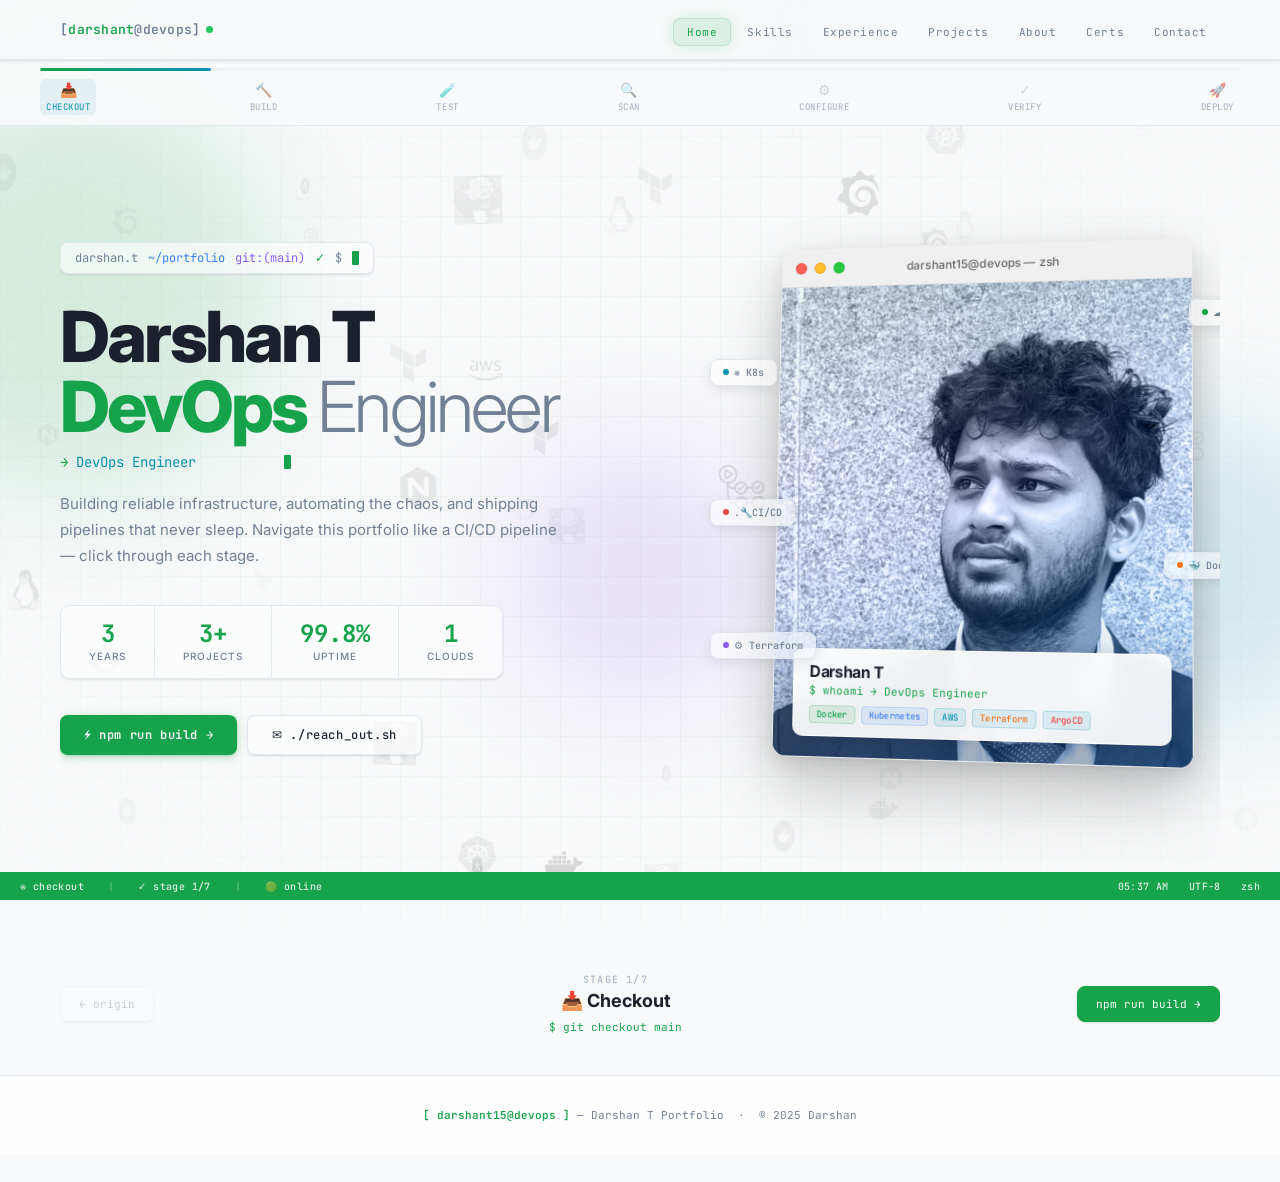
<file: index.html>
<!DOCTYPE html>
<html lang="en">
<head>
<meta charset="UTF-8">
<meta name="viewport" content="width=device-width, initial-scale=1.0">
<title>[ darshant15@devops ] ~ $ checkout</title>
<link rel="preconnect" href="https://fonts.googleapis.com">
<link href="https://fonts.googleapis.com/css2?family=JetBrains+Mono:wght@300;400;500;600;700&family=Inter:wght@300;400;500;600;700;800&display=swap" rel="stylesheet">
<link rel="stylesheet" href="assets/style.css">
</head>
<body data-page="checkout">

<canvas id="devops-bg-canvas"></canvas>
<div class="orbs-layer"><div class="orb orb-1"></div><div class="orb orb-2"></div><div class="orb orb-3"></div></div>

<div id="page-transition"><div class="pt-spinner"></div><div class="pt-text">git checkout...</div></div>

<nav>
  <div class="nav-brand">
    <a href="index.html" data-transition><span class="bracket">[</span><span>darshant</span><span class="bracket">@devops</span><span class="bracket">]</span></a>
    <div class="nav-dot"></div>
  </div>
  <ul class="nav-links">
    <li><a href="index.html" data-page="checkout" data-transition>Home</a></li>
    <li><a href="skills.html" data-page="build" data-transition>Skills</a></li>
    <li><a href="experience.html" data-page="test" data-transition>Experience</a></li>
    <li><a href="projects.html" data-page="scan" data-transition>Projects</a></li>
    <li><a href="about.html" data-page="config" data-transition>About</a></li>
    <li><a href="certs.html" data-page="verify" data-transition>Certs</a></li>
    <li><a href="contact.html" data-page="deploy" data-transition>Contact</a></li>
  </ul>
</nav>

<div id="pipeline-bar" class="pipeline-bar">
  <div class="pipeline-track"><div class="pipeline-fill"></div></div>
  <div class="pipeline-stages"></div>
</div>

<div class="page-content">
<section style="padding-top:0;max-width:100%;padding-left:60px;padding-right:60px;">
  <div class="hero-bg-grid"></div>
  <div id="hero" style="min-height:85vh;display:flex;align-items:center;padding:40px 0 0;">
    <div class="hero-grid">
      <div class="hero-left">
        <div class="hero-prompt-bar">
          <span style="color:var(--text-muted);">darshan.t</span>
          <span class="prompt-path">~/portfolio</span>
          <span class="prompt-git"> git:(main)</span>
          <span class="prompt-status">✓</span>
          <span style="color:var(--text-muted);">$</span>
          <span class="prompt-cursor"></span>
        </div>
        <h1 class="hero-name">
          Darshan T<br>
          <span class="accent">DevOps</span>
          <span class="dim">Engineer</span>
        </h1>
        <div class="hero-role">
          <span class="arrow">→</span>
          <span id="type-text"></span>
          <span class="prompt-cursor"></span>
        </div>
        <p class="hero-desc">
          Building reliable infrastructure, automating the chaos, and shipping pipelines that never sleep. Navigate this portfolio like a CI/CD pipeline — click through each stage.
        </p>
        <div class="hero-stats">
          <div class="stat"><div class="stat-num">3</div><div class="stat-label">Years</div></div>
          <div class="stat"><div class="stat-num">3+</div><div class="stat-label">Projects</div></div>
          <div class="stat"><div class="stat-num">99.8%</div><div class="stat-label">Uptime</div></div>
          <div class="stat"><div class="stat-num">1</div><div class="stat-label">Clouds</div></div>
        </div>
        <div class="hero-btns">
          <a href="skills.html" class="btn-primary" data-transition>⚡ npm run build →</a>
          <a href="contact.html" class="btn-ghost" data-transition>✉ ./reach_out.sh</a>
        </div>
      </div>
      <div class="hero-right">
        <div class="photo-3d-scene" id="photo-scene">
          <div class="float-chip fc1"><div class="fc-dot" style="background:var(--green);"></div>☁ AWS</div>
          <div class="float-chip fc2"><div class="fc-dot" style="background:var(--cyan);"></div>⎈ K8s</div>
          <div class="float-chip fc3"><div class="fc-dot" style="background:var(--orange);"></div>🐳 Docker</div>
          <div class="float-chip fc4"><div class="fc-dot" style="background:var(--purple);"></div>⚙ Terraform</div>
          <div class="float-chip fc5"><div class="fc-dot" style="background:var(--red);"></div>.🔧CI/CD</div>
           <div class="photo-3d-card" id="photo-card">
            <div class="photo-terminal">
              <div class="photo-titlebar">
                <div class="tb-dot red"></div><div class="tb-dot yellow"></div><div class="tb-dot green-dot"></div>
                <span class="tb-title">darshant15@devops — zsh</span>
              </div>
              <div class="photo-body">
                <img class="photo-img" src="assets/photo.jpg" alt="Darshan" />
                <div class="photo-overlay"></div>
                <div class="photo-nametag">
                  <div class="photo-nametag-name">Darshan T</div>
                  <div class="photo-nametag-role">$ whoami → DevOps Engineer</div>
                  <div class="photo-nametag-badges">
                    <span class="nano-badge nb-green">Docker</span>
                    <span class="nano-badge nb-blue">Kubernetes</span>
                    <span class="nano-badge nb-cyan">AWS</span>
                    <span class="nano-badge nb-orange">Terraform</span>
                    <span class="nano-badge nb-red">ArgoCD</span>
                  </div>
                </div>
              </div>
            </div>
          </div>
        </div>
      </div>
    </div>
  </div>
</section>
</div>

<div id="page-nav"></div>

<footer>
  <span class="footer-brand">[ darshant15@devops ]</span> — Darshan T Portfolio &nbsp;·&nbsp; © 2025 Darshan
</footer>

<div class="status-bar">
  <div class="sb-item" id="sb-stage">⎈ checkout</div>
  <span class="sb-sep">|</span>
  <div class="sb-item">✓ stage 1/7</div>
  <span class="sb-sep">|</span>
  <div class="sb-item">🟢 online</div>
  <div class="sb-right">
    <div class="sb-item" id="sb-time"></div>
    <div class="sb-item">UTF-8</div>
    <div class="sb-item">zsh</div>
  </div>
</div>

<script src="assets/logos.js"></script>
<script src="assets/bg.js"></script>
<script src="assets/common.js"></script>
<script src="assets/script.js"></script>
</body>
</html>
</file>
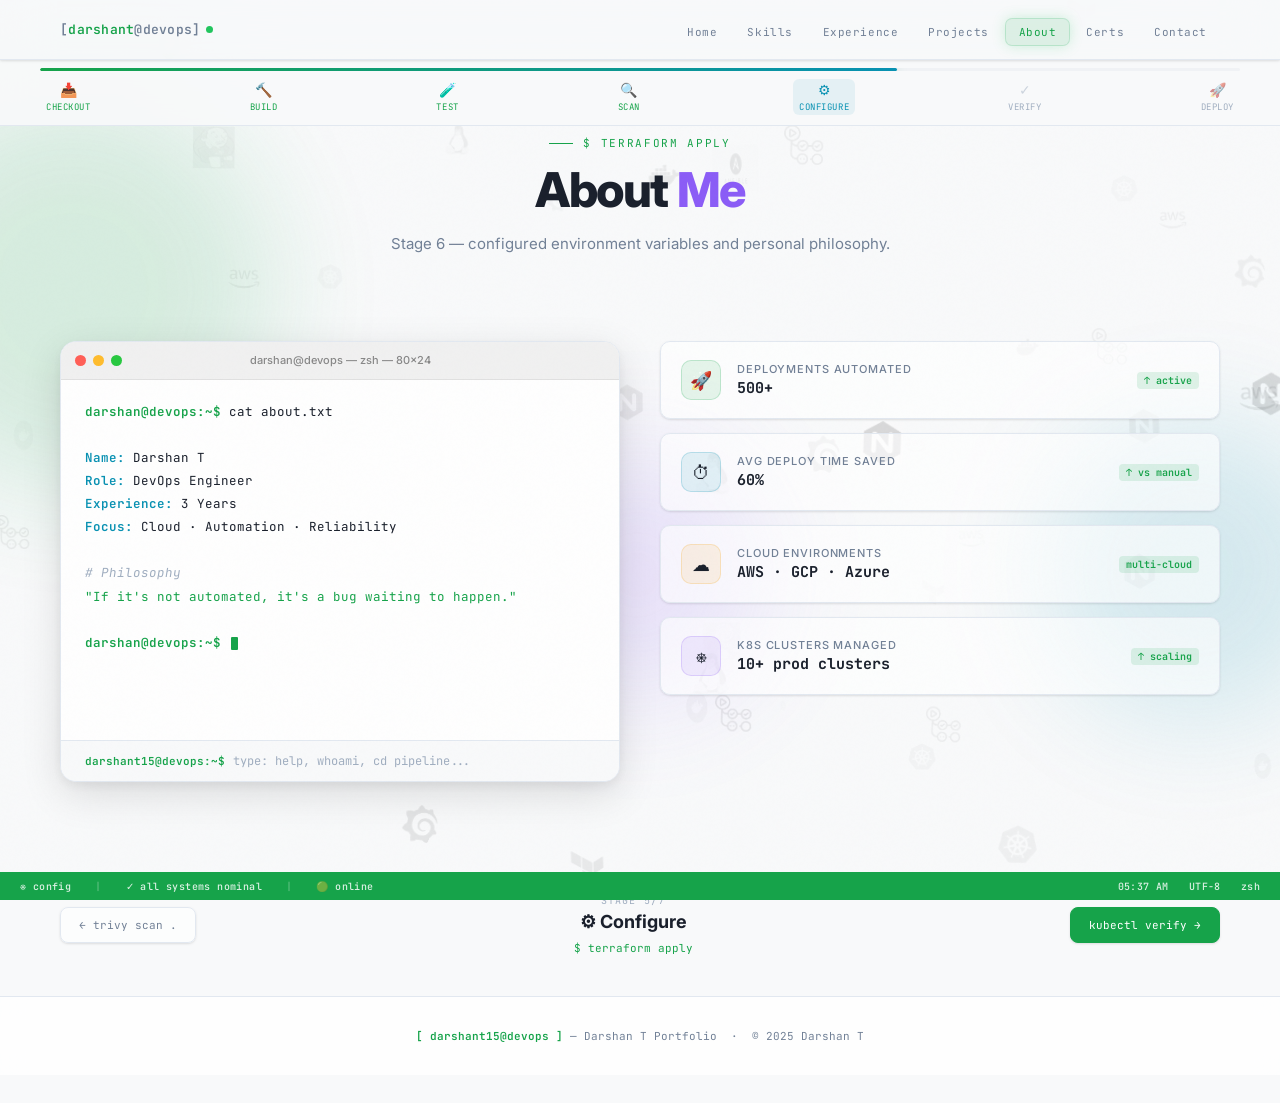
<file: about.html>
<!DOCTYPE html>
<html lang="en">
<head>
<meta charset="UTF-8">
<meta name="viewport" content="width=device-width, initial-scale=1.0">
<title>[ darshant15@devops ] ~ $ configure</title>
<link rel="preconnect" href="https://fonts.googleapis.com">
<link href="https://fonts.googleapis.com/css2?family=JetBrains+Mono:wght@300;400;500;600;700&family=Inter:wght@300;400;500;600;700;800&display=swap" rel="stylesheet">
<link rel="stylesheet" href="assets/style.css">
</head>
<body data-page="config">

<canvas id="devops-bg-canvas"></canvas>
<div class="orbs-layer"><div class="orb orb-1"></div><div class="orb orb-2"></div><div class="orb orb-3"></div></div>
<div id="page-transition"><div class="pt-spinner"></div><div class="pt-text">terraform apply...</div></div>

<nav>
  <div class="nav-brand">
    <a href="index.html" data-transition><span class="bracket">[</span><span>darshant</span><span class="bracket">@devops</span><span class="bracket">]</span></a>
    <div class="nav-dot"></div>
  </div>
  <ul class="nav-links">
    <li><a href="index.html" data-page="checkout" data-transition>Home</a></li>
    <li><a href="skills.html" data-page="build" data-transition>Skills</a></li>
    <li><a href="experience.html" data-page="test" data-transition>Experience</a></li>
    <li><a href="projects.html" data-page="scan" data-transition>Projects</a></li>
    <li><a href="about.html" data-page="config" data-transition>About</a></li>
    <li><a href="certs.html" data-page="verify" data-transition>Certs</a></li>
    <li><a href="contact.html" data-page="deploy" data-transition>Contact</a></li>
  </ul>
</nav>

<div id="pipeline-bar" class="pipeline-bar">
  <div class="pipeline-track"><div class="pipeline-fill"></div></div>
  <div class="pipeline-stages"></div>
</div>

<div class="page-content">

<div class="page-hero-mini reveal">
  <div class="section-eyebrow" style="justify-content:center;">$ terraform apply</div>
  <h1>About <span style="color:var(--purple)">Me</span></h1>
  <p>Stage 6 — configured environment variables and personal philosophy.</p>
</div>
<section>
  <div class="about-layout">
    <div class="terminal-window reveal">
      <div class="terminal-titlebar"><div class="ttb-dot red"></div><div class="ttb-dot yellow"></div><div class="ttb-dot green-d"></div><span class="ttb-title">darshan@devops — zsh — 80×24</span></div>
      <div class="terminal-body" id="term-body">
        <div class="t-line"><span class="t-prompt">darshan@devops:~$ </span><span class="t-cmd">cat about.txt</span></div>
        <div class="t-line t-output">&nbsp;</div>
        <div class="t-line t-output"><span class="t-key">Name:</span> <span class="t-val">Darshan T</span></div>
        <div class="t-line t-output"><span class="t-key">Role:</span> <span class="t-val">DevOps Engineer</span></div>
        <div class="t-line t-output"><span class="t-key">Experience:</span> <span class="t-val">3 Years</span></div>
        <div class="t-line t-output"><span class="t-key">Focus:</span> <span class="t-val">Cloud · Automation · Reliability</span></div>
        <div class="t-line t-output">&nbsp;</div>
        <div class="t-line t-output"><span class="t-comment"># Philosophy</span></div>
        <div class="t-line t-output"><span class="t-string">"If it's not automated, it's a bug waiting to happen."</span></div>
        <div class="t-line t-output">&nbsp;</div>
        <div class="t-line"><span class="t-prompt">darshan@devops:~$ </span><span class="t-cursor"></span></div>
      </div>
      <div class="cmd-input-area">
        <span style="font-family:var(--mono);font-size:11px;color:var(--green);font-weight:600;">darshant15@devops:~$</span>
        <input class="cmd-input" id="cmd-input" placeholder="type: help, whoami, cd pipeline..." autocomplete="off" spellcheck="false" />
      </div>
    </div>
    <div class="about-stats reveal">
      <div class="about-stat-card tilt-3d"><div class="asc-icon" style="background:rgba(22,163,74,0.1);border:1px solid rgba(22,163,74,0.2);">🚀</div><div class="asc-info"><div class="asc-label">Deployments Automated</div><div class="asc-value">500+</div></div><div class="asc-trend">↑ active</div></div>
      <div class="about-stat-card tilt-3d"><div class="asc-icon" style="background:rgba(8,145,178,0.1);border:1px solid rgba(8,145,178,0.2);">⏱</div><div class="asc-info"><div class="asc-label">Avg Deploy Time Saved</div><div class="asc-value">60%</div></div><div class="asc-trend">↑ vs manual</div></div>
      <div class="about-stat-card tilt-3d"><div class="asc-icon" style="background:rgba(245,158,11,0.1);border:1px solid rgba(245,158,11,0.2);">☁</div><div class="asc-info"><div class="asc-label">Cloud Environments</div><div class="asc-value">AWS · GCP · Azure</div></div><div class="asc-trend">multi-cloud</div></div>
      <div class="about-stat-card tilt-3d"><div class="asc-icon" style="background:rgba(139,92,246,0.1);border:1px solid rgba(139,92,246,0.2);">⎈</div><div class="asc-info"><div class="asc-label">K8s Clusters Managed</div><div class="asc-value">10+ prod clusters</div></div><div class="asc-trend">↑ scaling</div></div>
    </div>
  </div>
</section>

</div>
<div id="page-nav"></div>
<footer>
  <span class="footer-brand">[ darshant15@devops ]</span> — Darshan T Portfolio &nbsp;·&nbsp; © 2025 Darshan T
</footer>
<div class="status-bar">
  <div class="sb-item" id="sb-stage">⎈ stage</div>
  <span class="sb-sep">|</span>
  <div class="sb-item">✓ all systems nominal</div>
  <span class="sb-sep">|</span>
  <div class="sb-item">🟢 online</div>
  <div class="sb-right">
    <div class="sb-item" id="sb-time"></div>
    <div class="sb-item">UTF-8</div>
    <div class="sb-item">zsh</div>
  </div>
</div>
<script src="assets/logos.js"></script>
<script src="assets/bg.js"></script>
<script src="assets/common.js"></script>

<script src="assets/script.js"></script>
</body>
</html>
</file>
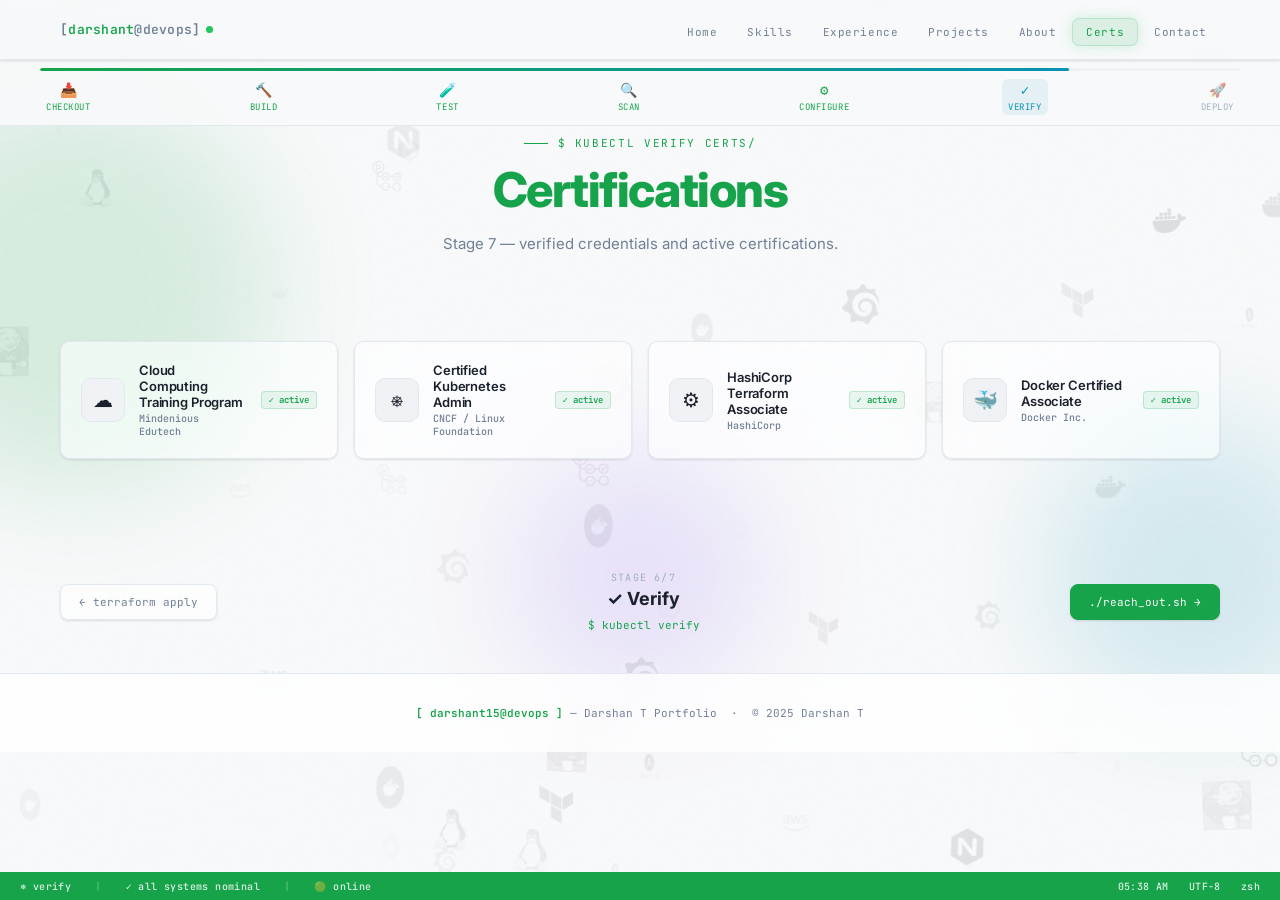
<file: certs.html>
<!DOCTYPE html>
<html lang="en">
<head>
<meta charset="UTF-8">
<meta name="viewport" content="width=device-width, initial-scale=1.0">
<title>[ darshant15@devops ] ~ $ verify</title>
<link rel="preconnect" href="https://fonts.googleapis.com">
<link href="https://fonts.googleapis.com/css2?family=JetBrains+Mono:wght@300;400;500;600;700&family=Inter:wght@300;400;500;600;700;800&display=swap" rel="stylesheet">
<link rel="stylesheet" href="assets/style.css">
</head>
<body data-page="verify">

<canvas id="devops-bg-canvas"></canvas>
<div class="orbs-layer"><div class="orb orb-1"></div><div class="orb orb-2"></div><div class="orb orb-3"></div></div>
<div id="page-transition"><div class="pt-spinner"></div><div class="pt-text">kubectl verify...</div></div>

<nav>
  <div class="nav-brand">
    <a href="index.html" data-transition><span class="bracket">[</span><span>darshant</span><span class="bracket">@devops</span><span class="bracket">]</span></a>
    <div class="nav-dot"></div>
  </div>
  <ul class="nav-links">
    <li><a href="index.html" data-page="checkout" data-transition>Home</a></li>
    <li><a href="skills.html" data-page="build" data-transition>Skills</a></li>
    <li><a href="experience.html" data-page="test" data-transition>Experience</a></li>
    <li><a href="projects.html" data-page="scan" data-transition>Projects</a></li>
    <li><a href="about.html" data-page="config" data-transition>About</a></li>
    <li><a href="certs.html" data-page="verify" data-transition>Certs</a></li>
    <li><a href="contact.html" data-page="deploy" data-transition>Contact</a></li>
  </ul>
</nav>

<div id="pipeline-bar" class="pipeline-bar">
  <div class="pipeline-track"><div class="pipeline-fill"></div></div>
  <div class="pipeline-stages"></div>
</div>

<div class="page-content">

<div class="page-hero-mini reveal">
  <div class="section-eyebrow" style="justify-content:center;">$ kubectl verify certs/</div>
  <h1><span style="color:var(--green)">Certifications</span></h1>
  <p>Stage 7 — verified credentials and active certifications.</p>
</div>
<section id="certs">
  <div class="certs-grid">
    <div class="cert-card reveal tilt-3d"><div class="cert-icon">☁</div><div style="flex:1;"><div class="cert-name">Cloud Computing Training Program </div><div class="cert-issuer"> Mindenious Edutech</div></div><div class="cert-badge">✓ active</div></div>
    <div class="cert-card reveal tilt-3d"><div class="cert-icon">⎈</div><div style="flex:1;"><div class="cert-name">Certified Kubernetes Admin</div><div class="cert-issuer">CNCF / Linux Foundation</div></div><div class="cert-badge">✓ active</div></div>
    <div class="cert-card reveal tilt-3d"><div class="cert-icon">⚙</div><div style="flex:1;"><div class="cert-name">HashiCorp Terraform Associate</div><div class="cert-issuer">HashiCorp</div></div><div class="cert-badge">✓ active</div></div>
    <div class="cert-card reveal tilt-3d"><div class="cert-icon">🐳</div><div style="flex:1;"><div class="cert-name">Docker Certified Associate</div><div class="cert-issuer">Docker Inc.</div></div><div class="cert-badge">✓ active</div></div>
  </div>
</section>

</div>
<div id="page-nav"></div>
<footer>
  <span class="footer-brand">[ darshant15@devops ]</span> — Darshan T Portfolio &nbsp;·&nbsp; © 2025 Darshan T
</footer>
<div class="status-bar">
  <div class="sb-item" id="sb-stage">⎈ stage</div>
  <span class="sb-sep">|</span>
  <div class="sb-item">✓ all systems nominal</div>
  <span class="sb-sep">|</span>
  <div class="sb-item">🟢 online</div>
  <div class="sb-right">
    <div class="sb-item" id="sb-time"></div>
    <div class="sb-item">UTF-8</div>
    <div class="sb-item">zsh</div>
  </div>
</div>
<script src="assets/logos.js"></script>
<script src="assets/bg.js"></script>
<script src="assets/common.js"></script>

<script src="assets/script.js"></script>
</body>
</html>
</file>
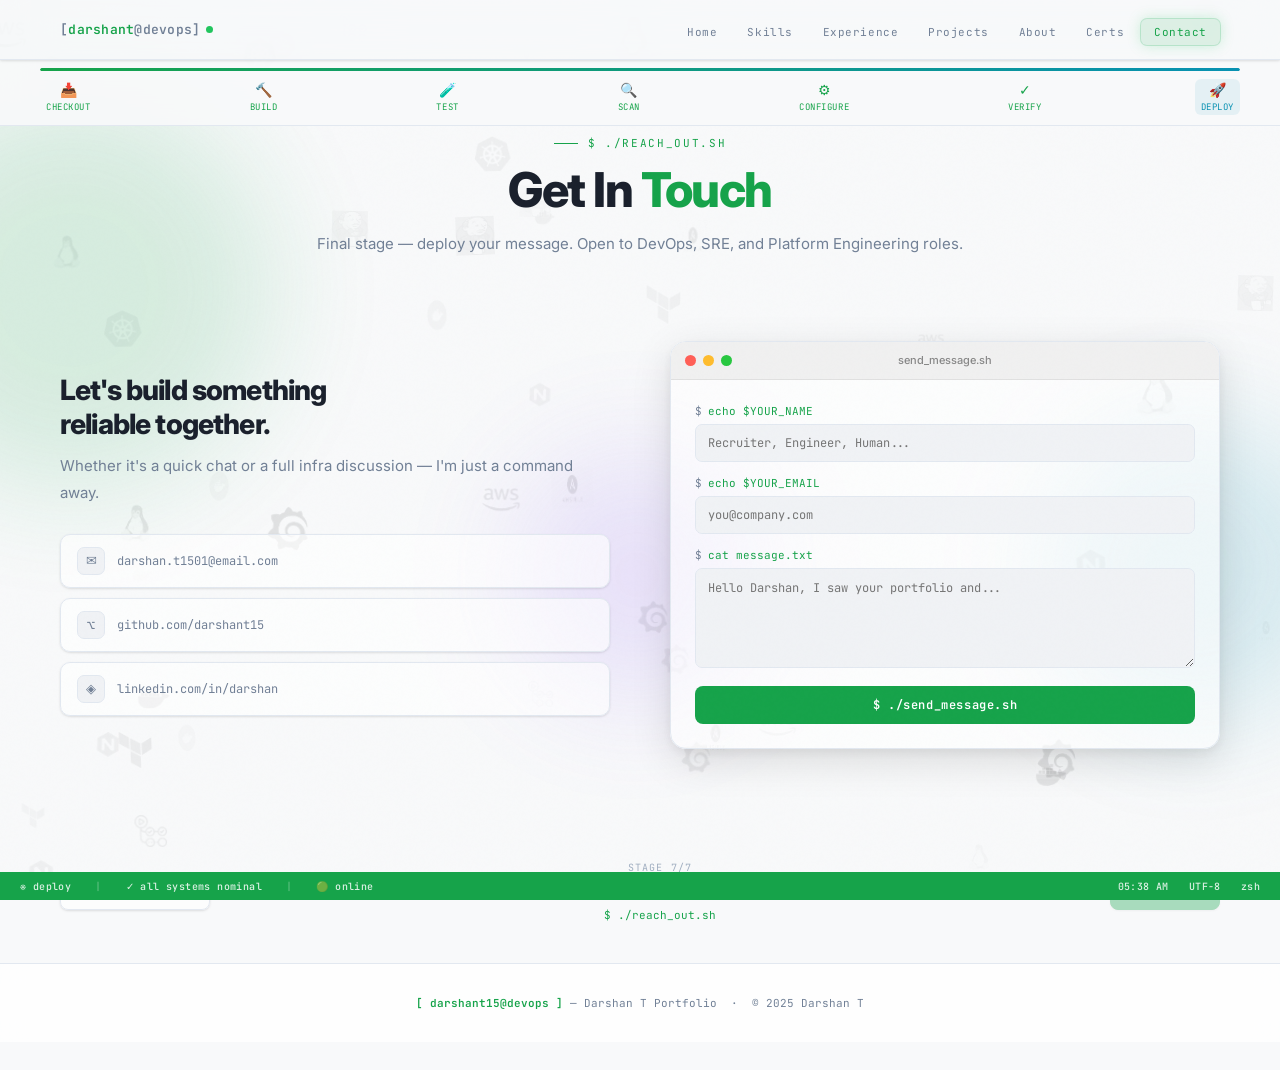
<file: contact.html>
<!DOCTYPE html>
<html lang="en">
<head>
<meta charset="UTF-8">
<meta name="viewport" content="width=device-width, initial-scale=1.0">
<title>[ darshant15@devops ] ~ $ deploy</title>
<link rel="preconnect" href="https://fonts.googleapis.com">
<link href="https://fonts.googleapis.com/css2?family=JetBrains+Mono:wght@300;400;500;600;700&family=Inter:wght@300;400;500;600;700;800&display=swap" rel="stylesheet">
<link rel="stylesheet" href="assets/style.css">
</head>
<body data-page="deploy">

<canvas id="devops-bg-canvas"></canvas>
<div class="orbs-layer"><div class="orb orb-1"></div><div class="orb orb-2"></div><div class="orb orb-3"></div></div>
<div id="page-transition"><div class="pt-spinner"></div><div class="pt-text">deploying...</div></div>

<nav>
  <div class="nav-brand">
    <a href="index.html" data-transition><span class="bracket">[</span><span>darshant</span><span class="bracket">@devops</span><span class="bracket">]</span></a>
    <div class="nav-dot"></div>
  </div>
  <ul class="nav-links">
    <li><a href="index.html" data-page="checkout" data-transition>Home</a></li>
    <li><a href="skills.html" data-page="build" data-transition>Skills</a></li>
    <li><a href="experience.html" data-page="test" data-transition>Experience</a></li>
    <li><a href="projects.html" data-page="scan" data-transition>Projects</a></li>
    <li><a href="about.html" data-page="config" data-transition>About</a></li>
    <li><a href="certs.html" data-page="verify" data-transition>Certs</a></li>
    <li><a href="contact.html" data-page="deploy" data-transition>Contact</a></li>
  </ul>
</nav>

<div id="pipeline-bar" class="pipeline-bar">
  <div class="pipeline-track"><div class="pipeline-fill"></div></div>
  <div class="pipeline-stages"></div>
</div>

<div class="page-content">

<div class="page-hero-mini reveal">
  <div class="section-eyebrow" style="justify-content:center;">$ ./reach_out.sh</div>
  <h1>Get In <span style="color:var(--green)">Touch</span></h1>
  <p>Final stage — deploy your message. Open to DevOps, SRE, and Platform Engineering roles.</p>
</div>
<section id="contact">
  <div class="contact-wrapper">
    <div class="contact-left reveal">
      <h3>Let's build something<br>reliable together.</h3>
      <p>Whether it's a quick chat or a full infra discussion — I'm just a command away.</p>
      <div class="contact-links">
        <a href="mailto:darshan.t1501@email.com" class="contact-link"><div class="cl-icon">✉</div>darshan.t1501@email.com</a>
        <a href="https://github.com/darshant15" target="_blank" class="contact-link"><div class="cl-icon">⌥</div>github.com/darshant15</a>
        <a href="https://linkedin.com/" target="_blank" class="contact-link"><div class="cl-icon">◈</div>linkedin.com/in/darshan</a>
      </div>
    </div>
    <div class="contact-terminal reveal">
      <div class="ct-bar"><div class="ctb-dot r"></div><div class="ctb-dot y"></div><div class="ctb-dot g"></div><span class="ct-title">send_message.sh</span></div>
      <div class="ct-body">
        <div class="ct-field"><div class="ct-label">echo $YOUR_NAME</div><input class="ct-input" type="text" placeholder="Recruiter, Engineer, Human..." /></div>
        <div class="ct-field"><div class="ct-label">echo $YOUR_EMAIL</div><input class="ct-input" type="email" placeholder="you@company.com" /></div>
        <div class="ct-field"><div class="ct-label">cat message.txt</div><textarea class="ct-input" placeholder="Hello Darshan, I saw your portfolio and..."></textarea></div>
        <button class="ct-send" onclick="handleSend(this)">$ ./send_message.sh</button>
      </div>
    </div>
  </div>
</section>

</div>
<div id="page-nav"></div>
<footer>
  <span class="footer-brand">[ darshant15@devops ]</span> — Darshan T Portfolio &nbsp;·&nbsp; © 2025 Darshan T
</footer>
<div class="status-bar">
  <div class="sb-item" id="sb-stage">⎈ stage</div>
  <span class="sb-sep">|</span>
  <div class="sb-item">✓ all systems nominal</div>
  <span class="sb-sep">|</span>
  <div class="sb-item">🟢 online</div>
  <div class="sb-right">
    <div class="sb-item" id="sb-time"></div>
    <div class="sb-item">UTF-8</div>
    <div class="sb-item">zsh</div>
  </div>
</div>
<script src="assets/logos.js"></script>
<script src="assets/bg.js"></script>
<script src="assets/common.js"></script>

<script src="assets/script.js"></script>
</body>
</html>
</file>
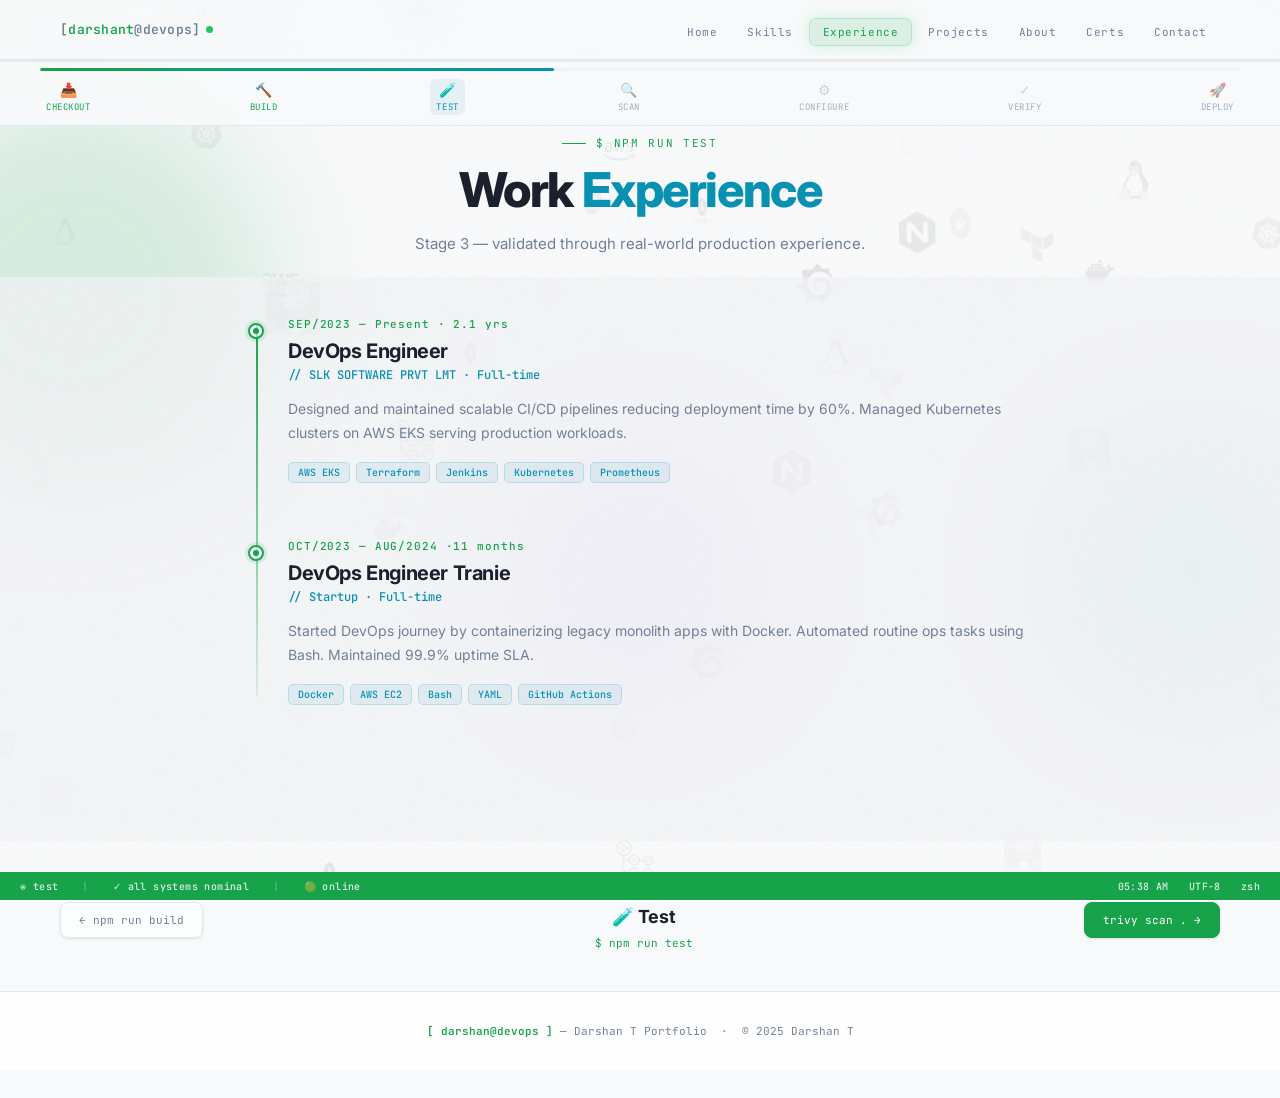
<file: experience.html>
<!DOCTYPE html>
<html lang="en">
<head>
<meta charset="UTF-8">
<meta name="viewport" content="width=device-width, initial-scale=1.0">
<title>[ darshant15@devops ] ~ $ test</title>
<link rel="preconnect" href="https://fonts.googleapis.com">
<link href="https://fonts.googleapis.com/css2?family=JetBrains+Mono:wght@300;400;500;600;700&family=Inter:wght@300;400;500;600;700;800&display=swap" rel="stylesheet">
<link rel="stylesheet" href="assets/style.css">
</head>
<body data-page="test">

<canvas id="devops-bg-canvas"></canvas>
<div class="orbs-layer"><div class="orb orb-1"></div><div class="orb orb-2"></div><div class="orb orb-3"></div></div>
<div id="page-transition"><div class="pt-spinner"></div><div class="pt-text">running tests...</div></div>

<nav>
  <div class="nav-brand">
    <a href="index.html" data-transition><span class="bracket">[</span><span>darshant</span><span class="bracket">@devops</span><span class="bracket">]</span></a>
    <div class="nav-dot"></div>
  </div>
  <ul class="nav-links">
    <li><a href="index.html" data-page="checkout" data-transition>Home</a></li>
    <li><a href="skills.html" data-page="build" data-transition>Skills</a></li>
    <li><a href="experience.html" data-page="test" data-transition>Experience</a></li>
    <li><a href="projects.html" data-page="scan" data-transition>Projects</a></li>
    <li><a href="about.html" data-page="config" data-transition>About</a></li>
    <li><a href="certs.html" data-page="verify" data-transition>Certs</a></li>
    <li><a href="contact.html" data-page="deploy" data-transition>Contact</a></li>
  </ul>
</nav>

<div id="pipeline-bar" class="pipeline-bar">
  <div class="pipeline-track"><div class="pipeline-fill"></div></div>
  <div class="pipeline-stages"></div>
</div>

<div class="page-content">

<div class="page-hero-mini reveal">
  <div class="section-eyebrow" style="justify-content:center;">$ npm run test</div>
  <h1>Work <span style="color:var(--cyan)">Experience</span></h1>
  <p>Stage 3 — validated through real-world production experience.</p>
</div>
<section id="experience" class="exp-section" style="max-width:100%;padding:40px 60px 80px;">
  <div style="max-width:800px;margin:0 auto;">
    <div class="timeline">
      <div class="timeline-item reveal"><div class="tl-dot"><div class="tl-dot-inner"></div></div><div class="tl-date">SEP/2023 — Present · 2.1 yrs</div><div class="tl-role">DevOps Engineer</div><div class="tl-company">// SLK SOFTWARE PRVT LMT · Full-time</div><p class="tl-desc">Designed and maintained scalable CI/CD pipelines reducing deployment time by 60%. Managed Kubernetes clusters on AWS EKS serving production workloads.</p><div class="tl-chips"><span class="chip">AWS EKS</span><span class="chip">Terraform</span><span class="chip">Jenkins</span><span class="chip">Kubernetes</span><span class="chip">Prometheus</span></div></div>
      <div class="timeline-item reveal"><div class="tl-dot"><div class="tl-dot-inner"></div></div><div class="tl-date">OCT/2023 — AUG/2024 ·11 months </div><div class="tl-role">DevOps Engineer Tranie</div><div class="tl-company">// Startup · Full-time</div><p class="tl-desc">Started DevOps journey by containerizing legacy monolith apps with Docker. Automated routine ops tasks using Bash. Maintained 99.9% uptime SLA.</p><div class="tl-chips"><span class="chip">Docker</span><span class="chip">AWS EC2</span><span class="chip">Bash</span><span class="chip">YAML</span><span class="chip">GitHub Actions</span></div></div>
    </div>
  </div>
</section>

</div>
<div id="page-nav"></div>
<footer>
  <span class="footer-brand">[ darshan@devops ]</span> — Darshan T Portfolio &nbsp;·&nbsp; © 2025 Darshan T
</footer>
<div class="status-bar">
  <div class="sb-item" id="sb-stage">⎈ stage</div>
  <span class="sb-sep">|</span>
  <div class="sb-item">✓ all systems nominal</div>
  <span class="sb-sep">|</span>
  <div class="sb-item">🟢 online</div>
  <div class="sb-right">
    <div class="sb-item" id="sb-time"></div>
    <div class="sb-item">UTF-8</div>
    <div class="sb-item">zsh</div>
  </div>
</div>
<script src="assets/logos.js"></script>
<script src="assets/bg.js"></script>
<script src="assets/common.js"></script>

<script src="assets/script.js"></script>
</body>
</html>
</file>
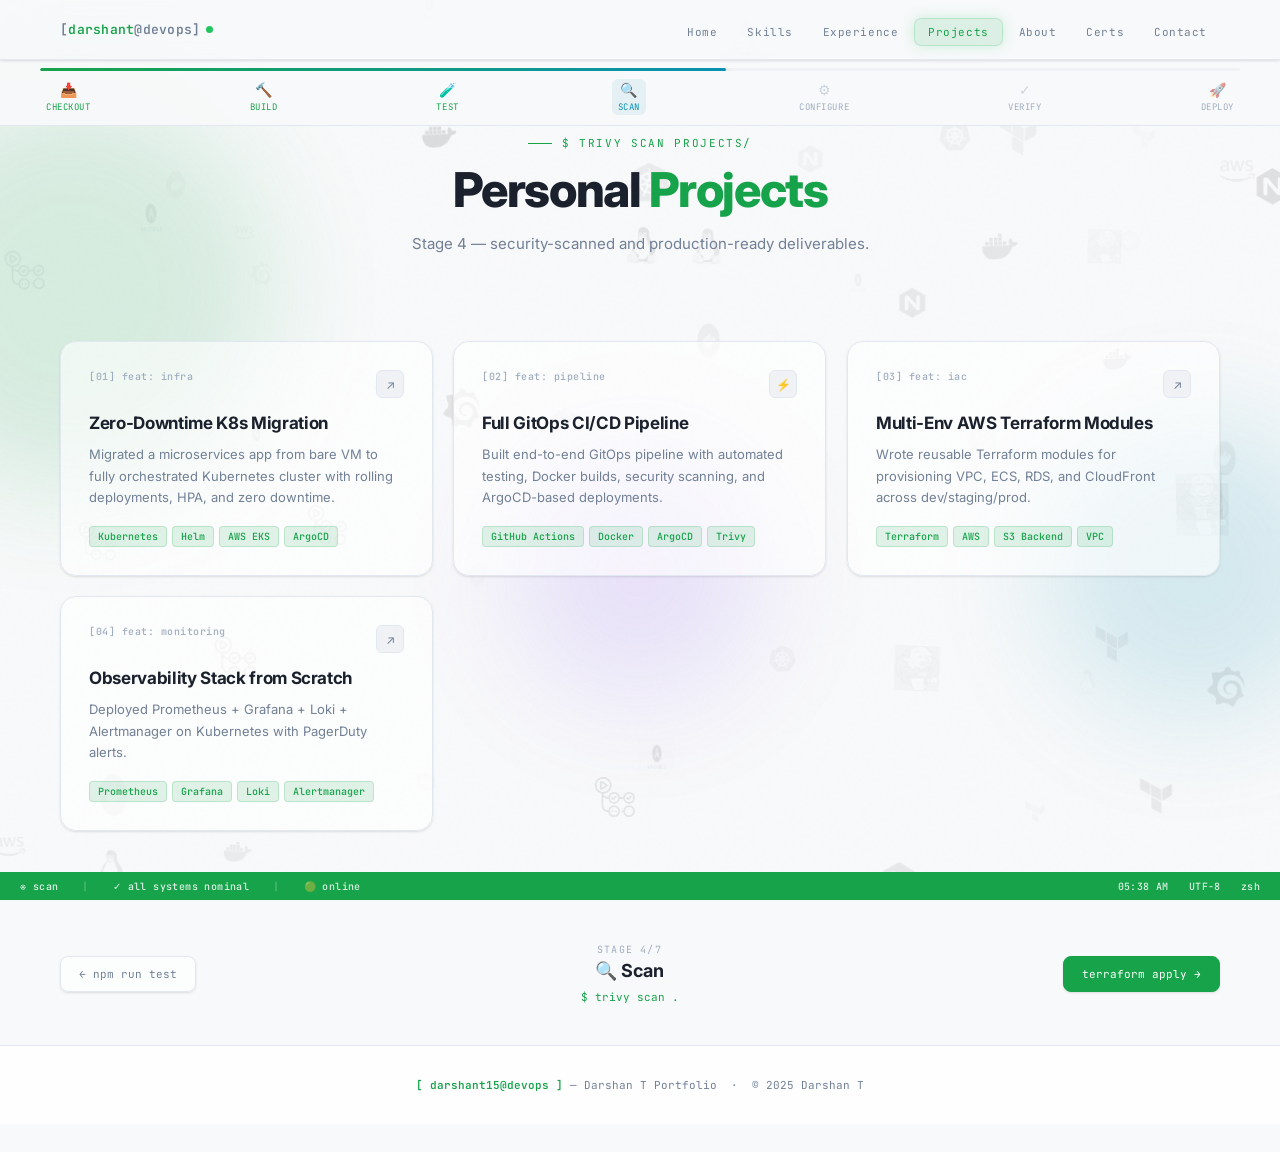
<file: projects.html>
<!DOCTYPE html>
<html lang="en">
<head>
<meta charset="UTF-8">
<meta name="viewport" content="width=device-width, initial-scale=1.0">
<title>[ darshant15@devops ] ~ $ scan</title>
<link rel="preconnect" href="https://fonts.googleapis.com">
<link href="https://fonts.googleapis.com/css2?family=JetBrains+Mono:wght@300;400;500;600;700&family=Inter:wght@300;400;500;600;700;800&display=swap" rel="stylesheet">
<link rel="stylesheet" href="assets/style.css">
</head>
<body data-page="scan">

<canvas id="devops-bg-canvas"></canvas>
<div class="orbs-layer"><div class="orb orb-1"></div><div class="orb orb-2"></div><div class="orb orb-3"></div></div>
<div id="page-transition"><div class="pt-spinner"></div><div class="pt-text">trivy scan...</div></div>

<nav>
  <div class="nav-brand">
    <a href="index.html" data-transition><span class="bracket">[</span><span>darshant</span><span class="bracket">@devops</span><span class="bracket">]</span></a>
    <div class="nav-dot"></div>
  </div>
  <ul class="nav-links">
    <li><a href="index.html" data-page="checkout" data-transition>Home</a></li>
    <li><a href="skills.html" data-page="build" data-transition>Skills</a></li>
    <li><a href="experience.html" data-page="test" data-transition>Experience</a></li>
    <li><a href="projects.html" data-page="scan" data-transition>Projects</a></li>
    <li><a href="about.html" data-page="config" data-transition>About</a></li>
    <li><a href="certs.html" data-page="verify" data-transition>Certs</a></li>
    <li><a href="contact.html" data-page="deploy" data-transition>Contact</a></li>
  </ul>
</nav>

<div id="pipeline-bar" class="pipeline-bar">
  <div class="pipeline-track"><div class="pipeline-fill"></div></div>
  <div class="pipeline-stages"></div>
</div>

<div class="page-content">

<div class="page-hero-mini reveal">
  <div class="section-eyebrow" style="justify-content:center;">$ trivy scan projects/</div>
  <h1> Personal <span style="color:var(--green)">Projects</span></h1>
  <p>Stage 4 — security-scanned and production-ready deliverables.</p>
</div>
<section id="projects">
  <div class="projects-grid">
    <div class="project-card reveal tilt-3d"><div class="project-header"><div class="project-num">[01] feat: infra</div><div class="project-links"><a href="#" class="project-link">↗</a></div></div><div class="project-title">Zero-Downtime K8s Migration</div><p class="project-desc">Migrated a microservices app from bare VM to fully orchestrated Kubernetes cluster with rolling deployments, HPA, and zero downtime.</p><div class="project-stack"><span class="stack-tag">Kubernetes</span><span class="stack-tag">Helm</span><span class="stack-tag">AWS EKS</span><span class="stack-tag">ArgoCD</span></div></div>
    <div class="project-card reveal tilt-3d"><div class="project-header"><div class="project-num">[02] feat: pipeline</div><div class="project-links"><a href="cicd-flow.html" class="project-link" data-transition>⚡</a></div></div><div class="project-title">Full GitOps CI/CD Pipeline</div><p class="project-desc">Built end-to-end GitOps pipeline with automated testing, Docker builds, security scanning, and ArgoCD-based deployments.</p><div class="project-stack"><span class="stack-tag">GitHub Actions</span><span class="stack-tag">Docker</span><span class="stack-tag">ArgoCD</span><span class="stack-tag">Trivy</span></div></div>
    <div class="project-card reveal tilt-3d"><div class="project-header"><div class="project-num">[03] feat: iac</div><div class="project-links"><a href="#" class="project-link">↗</a></div></div><div class="project-title">Multi-Env AWS Terraform Modules</div><p class="project-desc">Wrote reusable Terraform modules for provisioning VPC, ECS, RDS, and CloudFront across dev/staging/prod.</p><div class="project-stack"><span class="stack-tag">Terraform</span><span class="stack-tag">AWS</span><span class="stack-tag">S3 Backend</span><span class="stack-tag">VPC</span></div></div>
    <div class="project-card reveal tilt-3d"><div class="project-header"><div class="project-num">[04] feat: monitoring</div><div class="project-links"><a href="#" class="project-link">↗</a></div></div><div class="project-title">Observability Stack from Scratch</div><p class="project-desc">Deployed Prometheus + Grafana + Loki + Alertmanager on Kubernetes with PagerDuty alerts.</p><div class="project-stack"><span class="stack-tag">Prometheus</span><span class="stack-tag">Grafana</span><span class="stack-tag">Loki</span><span class="stack-tag">Alertmanager</span></div></div>
  </div>
</section>

</div>
<div id="page-nav"></div>
<footer>
  <span class="footer-brand">[ darshant15@devops ]</span> — Darshan T Portfolio &nbsp;·&nbsp; © 2025 Darshan T
</footer>
<div class="status-bar">
  <div class="sb-item" id="sb-stage">⎈ stage</div>
  <span class="sb-sep">|</span>
  <div class="sb-item">✓ all systems nominal</div>
  <span class="sb-sep">|</span>
  <div class="sb-item">🟢 online</div>
  <div class="sb-right">
    <div class="sb-item" id="sb-time"></div>
    <div class="sb-item">UTF-8</div>
    <div class="sb-item">zsh</div>
  </div>
</div>
<script src="assets/logos.js"></script>
<script src="assets/bg.js"></script>
<script src="assets/common.js"></script>

<script src="assets/script.js"></script>
</body>
</html>
</file>
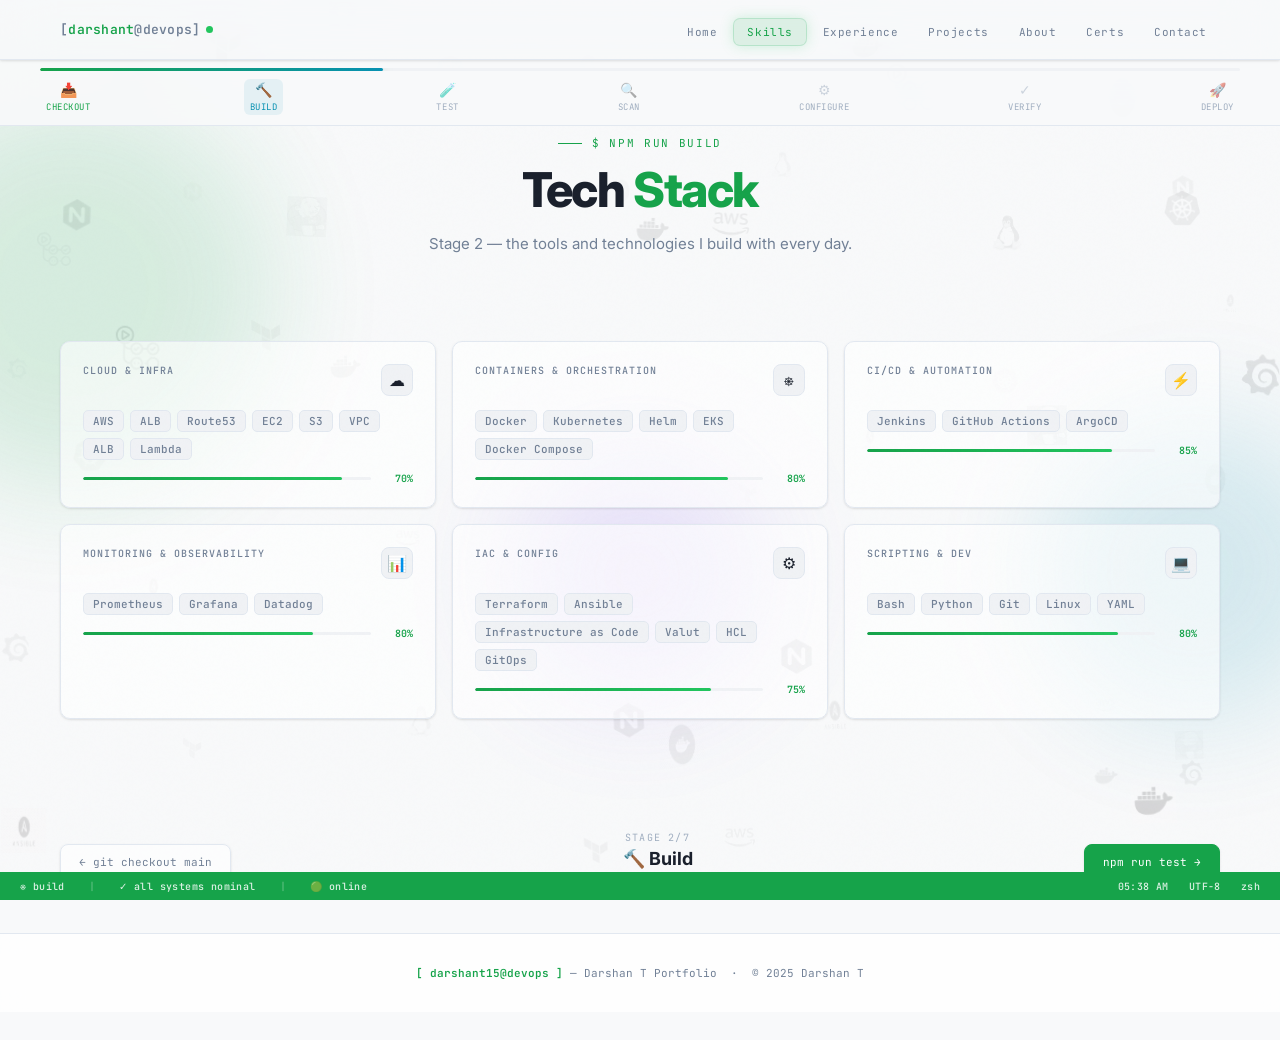
<file: skills.html>
<!DOCTYPE html>
<html lang="en">
<head>
<meta charset="UTF-8">
<meta name="viewport" content="width=device-width, initial-scale=1.0">
<title>[ darshant15@devops ] ~ $ build</title>
<link rel="preconnect" href="https://fonts.googleapis.com">
<link href="https://fonts.googleapis.com/css2?family=JetBrains+Mono:wght@300;400;500;600;700&family=Inter:wght@300;400;500;600;700;800&display=swap" rel="stylesheet">
<link rel="stylesheet" href="assets/style.css">
</head>
<body data-page="build">

<canvas id="devops-bg-canvas"></canvas>
<div class="orbs-layer"><div class="orb orb-1"></div><div class="orb orb-2"></div><div class="orb orb-3"></div></div>
<div id="page-transition"><div class="pt-spinner"></div><div class="pt-text">npm run build...</div></div>

<nav>
  <div class="nav-brand">
    <a href="index.html" data-transition><span class="bracket">[</span><span>darshant</span><span class="bracket">@devops</span><span class="bracket">]</span></a>
    <div class="nav-dot"></div>
  </div>
  <ul class="nav-links">
    <li><a href="index.html" data-page="checkout" data-transition>Home</a></li>
    <li><a href="skills.html" data-page="build" data-transition>Skills</a></li>
    <li><a href="experience.html" data-page="test" data-transition>Experience</a></li>
    <li><a href="projects.html" data-page="scan" data-transition>Projects</a></li>
    <li><a href="about.html" data-page="config" data-transition>About</a></li>
    <li><a href="certs.html" data-page="verify" data-transition>Certs</a></li>
    <li><a href="contact.html" data-page="deploy" data-transition>Contact</a></li>
  </ul>
</nav>

<div id="pipeline-bar" class="pipeline-bar">
  <div class="pipeline-track"><div class="pipeline-fill"></div></div>
  <div class="pipeline-stages"></div>
</div>

<div class="page-content">

<div class="page-hero-mini reveal">
  <div class="section-eyebrow" style="justify-content:center;">$ npm run build</div>
  <h1>Tech <span style="color:var(--green)">Stack</span></h1>
  <p>Stage 2  — the tools and technologies I build with every day.</p>
</div>
<section id="skills">
  <div class="skills-grid">
    <div class="skill-card reveal tilt-3d"><div class="skill-card-header"><div class="skill-cat">Cloud & Infra</div><div class="skill-icon-badge">☁</div></div><div class="skill-tags"><span class="tag">AWS</span><span class="tag">ALB</span><span class="tag">Route53</span><span class="tag">EC2</span><span class="tag">S3</span><span class="tag">VPC</span><span class="tag">ALB</span><span class="tag">Lambda</span></div><div class="skill-bar-wrap"><div class="skill-bar-track"><div class="skill-bar-fill" style="width:90%;"></div></div><div class="skill-pct">70%</div></div></div>
    <div class="skill-card reveal tilt-3d"><div class="skill-card-header"><div class="skill-cat">Containers & Orchestration</div><div class="skill-icon-badge">⎈</div></div><div class="skill-tags"><span class="tag">Docker</span><span class="tag">Kubernetes</span><span class="tag">Helm</span><span class="tag">EKS</span><span class="tag">Docker Compose</span></div><div class="skill-bar-wrap"><div class="skill-bar-track"><div class="skill-bar-fill" style="width:88%;"></div></div><div class="skill-pct">80%</div></div></div>
    <div class="skill-card reveal tilt-3d"><div class="skill-card-header"><div class="skill-cat">CI/CD & Automation</div><div class="skill-icon-badge">⚡</div></div><div class="skill-tags"><span class="tag">Jenkins</span><span class="tag">GitHub Actions</span><span class="tag">ArgoCD</span><span></div><div class="skill-bar-wrap"><div class="skill-bar-track"><div class="skill-bar-fill" style="width:85%;"></div></div><div class="skill-pct">85%</div></div></div>
    <div class="skill-card reveal tilt-3d"><div class="skill-card-header"><div class="skill-cat">Monitoring & Observability</div><div class="skill-icon-badge">📊</div></div><div class="skill-tags"><span class="tag">Prometheus</span><span class="tag">Grafana</span><span class="tag">Datadog</span><span></div><div class="skill-bar-wrap"><div class="skill-bar-track"><div class="skill-bar-fill" style="width:80%;"></div></div><div class="skill-pct">80%</div></div></div>
    <div class="skill-card reveal tilt-3d"><div class="skill-card-header"><div class="skill-cat">IaC & Config</div><div class="skill-icon-badge">⚙</div></div><div class="skill-tags"><span class="tag">Terraform</span><span class="tag">Ansible</span><span class="tag">Infrastructure as Code</span><span class="tag">Valut</span><span class="tag">HCL</span><span  class="tag">GitOps</span></div><div class="skill-bar-wrap"><div class="skill-bar-track"><div class="skill-bar-fill" style="width:82%;"></div></div><div class="skill-pct">75%</div></div></div>
    <div class="skill-card reveal tilt-3d"><div class="skill-card-header"><div class="skill-cat">Scripting & Dev</div><div class="skill-icon-badge">💻</div></div><div class="skill-tags"><span class="tag">Bash</span><span class="tag">Python</span><span class="tag">Git</span><span  class="tag">Linux</span><span class="tag">YAML</span></div><div class="skill-bar-wrap"><div class="skill-bar-track"><div class="skill-bar-fill" style="width:87%;"></div></div><div class="skill-pct">80%</div></div></div>
  </div>
</section>

</div>
<div id="page-nav"></div>
<footer>
  <span class="footer-brand">[ darshant15@devops ]</span> — Darshan T Portfolio &nbsp;·&nbsp; © 2025 Darshan T
</footer>
<div class="status-bar">
  <div class="sb-item" id="sb-stage">⎈ stage</div>
  <span class="sb-sep">|</span>
  <div class="sb-item">✓ all systems nominal</div>
  <span class="sb-sep">|</span>
  <div class="sb-item">🟢 online</div>
  <div class="sb-right">
    <div class="sb-item" id="sb-time"></div>
    <div class="sb-item">UTF-8</div>
    <div class="sb-item">zsh</div>
  </div>
</div>
<script src="assets/logos.js"></script>
<script src="assets/bg.js"></script>
<script src="assets/common.js"></script>

<script src="assets/script.js"></script>
</body>
</html>
</file>
<file: assets/style.css>
:root {
  --bg: #f8f9fa;
  --bg2: #ffffff;
  --bg3: #f0f2f5;
  --panel: rgba(255,255,255,0.62);
  --border: #e2e8f0;
  --border-strong: #cbd5e1;
  --text: #1a202c;
  --text-muted: #718096;
  --text-light: #a0aec0;
  --green: #16a34a;
  --green-bright: #22c55e;
  --green-glow: rgba(22,163,74,0.12);
  --cyan: #0891b2;
  --red: #ef4444;
  --yellow: #f59e0b;
  --orange: #f97316;
  --purple: #8b5cf6;
  --blue: #3b82f6;
  --shadow-sm: 0 1px 3px rgba(0,0,0,0.08), 0 1px 2px rgba(0,0,0,0.05);
  --shadow: 0 4px 16px rgba(0,0,0,0.08), 0 2px 6px rgba(0,0,0,0.04);
  --shadow-lg: 0 12px 40px rgba(0,0,0,0.12), 0 4px 12px rgba(0,0,0,0.06);
  --shadow-xl: 0 24px 80px rgba(0,0,0,0.15), 0 8px 24px rgba(0,0,0,0.08);
  --mono: 'JetBrains Mono', monospace;
  --sans: 'Inter', sans-serif;
  --radius: 10px;
  --radius-lg: 16px;
}

* { margin: 0; padding: 0; box-sizing: border-box; }
html { scroll-behavior: smooth; background: #f8f9fa; }

body {
  background: transparent;
  color: var(--text);
  font-family: var(--sans);
  overflow-x: hidden;
  -webkit-font-smoothing: antialiased;
}

/* ── 3D DEVOPS CANVAS ── */
#devops-bg-canvas {
  position: fixed;
  inset: 0;
  width: 100%;
  height: 100%;
  pointer-events: none;
  z-index: 0;
}

/* ── NOISE TEXTURE ── */
body::before {
  content: '';
  position: fixed;
  inset: 0;
  background-image: url("data:image/svg+xml,%3Csvg viewBox='0 0 256 256' xmlns='http://www.w3.org/2000/svg'%3E%3Cfilter id='n'%3E%3CfeTurbulence type='fractalNoise' baseFrequency='0.9' numOctaves='4' stitchTiles='stitch'/%3E%3C/filter%3E%3Crect width='100%25' height='100%25' filter='url(%23n)' opacity='0.03'/%3E%3C/svg%3E");
  pointer-events: none;
  z-index: 1;
  opacity: 0.4;
}

/* ── NAV ── */
nav {
  position: fixed;
  top: 0; left: 0; right: 0;
  z-index: 200;
  display: flex;
  justify-content: space-between;
  align-items: center;
  padding: 0 60px;
  height: 60px;
  background: rgba(248,249,250,0.78);
  backdrop-filter: blur(24px) saturate(180%);
  -webkit-backdrop-filter: blur(24px) saturate(180%);
  border-bottom: 1px solid var(--border);
  box-shadow: var(--shadow-sm);
}
.nav-brand {
  font-family: var(--mono);
  font-size: 13px;
  font-weight: 600;
  color: var(--green);
  letter-spacing: 0.02em;
  display: flex;
  align-items: center;
  gap: 6px;
}
.nav-brand .bracket { color: var(--text-muted); }
.nav-dot { width: 7px; height: 7px; border-radius: 50%; background: var(--green-bright); animation: pulse-dot 2s ease-in-out infinite; }
@keyframes pulse-dot { 0%,100%{ opacity:1;transform:scale(1); } 50%{ opacity:0.5;transform:scale(0.8); } }
.nav-links {
  display: flex;
  align-items: center;
  gap: 4px;
  list-style: none;
}
.nav-links a {
  font-family: var(--mono);
  font-size: 11px;
  color: var(--text-muted);
  text-decoration: none;
  padding: 5px 12px;
  border-radius: 6px;
  letter-spacing: 0.05em;
  transition: all 0.15s;
  border: 1px solid transparent;
}
.nav-links a:hover {
  color: var(--green);
  background: var(--green-glow);
  border-color: rgba(22,163,74,0.2);
}
.nav-links a.active { color: var(--green); background: var(--green-glow); box-shadow: 0 0 0 1px rgba(22,163,74,0.2), 0 0 14px rgba(34,197,94,0.25); }

/* ── HERO ── */
#hero {
  position: relative;
  min-height: 100vh;
  display: flex;
  align-items: center;
  padding: 80px 60px 0;
  z-index: 1;
  overflow: hidden;
}
.hero-bg-grid {
  position: absolute;
  inset: 0;
  background-image:
    linear-gradient(rgba(22,163,74,0.04) 1px, transparent 1px),
    linear-gradient(90deg, rgba(22,163,74,0.04) 1px, transparent 1px);
  background-size: 40px 40px;
  mask-image: radial-gradient(ellipse 80% 80% at 50% 50%, black 40%, transparent 100%);
}
.hero-grid {
  display: grid;
  grid-template-columns: 1fr 480px;
  align-items: center;
  gap: 80px;
  max-width: 1200px;
  margin: 0 auto;
  width: 100%;
}
.hero-left { z-index: 2; }

/* prompt bar */
.hero-prompt-bar {
  display: inline-flex;
  align-items: center;
  gap: 10px;
  font-family: var(--mono);
  font-size: 12px;
  padding: 7px 14px;
  background: var(--panel);
  border: 1px solid var(--border);
  border-radius: 8px;
  box-shadow: var(--shadow-sm);
  margin-bottom: 28px;
  color: var(--text-muted);
}
.prompt-path { color: var(--blue); }
.prompt-git { color: var(--purple); }
.prompt-status { color: var(--green); }
.prompt-cursor {
  display: inline-block;
  width: 7px; height: 14px;
  background: var(--green);
  border-radius: 1px;
  animation: blink 1s step-end infinite;
  vertical-align: middle;
}
@keyframes blink { 50% { opacity:0; } }

.hero-name {
  font-family: var(--sans);
  font-size: clamp(52px, 5.5vw, 78px);
  font-weight: 800;
  line-height: 1.0;
  color: var(--text);
  letter-spacing: -0.04em;
  margin-bottom: 10px;
}
.hero-name .accent { color: var(--green); }
.hero-name .dim { color: var(--text-muted); font-weight: 300; }

.hero-role {
  font-family: var(--mono);
  font-size: 14px;
  color: var(--cyan);
  margin-bottom: 20px;
  display: flex;
  align-items: center;
  gap: 8px;
}
.hero-role .arrow { color: var(--green); }
#type-text {
  min-width: 200px;
  color: var(--cyan);
}

.hero-desc {
  font-size: 15px;
  line-height: 1.75;
  color: var(--text-muted);
  max-width: 500px;
  margin-bottom: 36px;
  font-weight: 400;
}

.hero-stats {
  display: flex;
  gap: 0;
  margin-bottom: 36px;
  background: var(--panel);
  border: 1px solid var(--border);
  border-radius: var(--radius);
  overflow: hidden;
  box-shadow: var(--shadow-sm);
  width: fit-content;
}
.stat {
  padding: 16px 28px;
  text-align: center;
  border-right: 1px solid var(--border);
}
.stat:last-child { border-right: none; }
.stat-num {
  font-family: var(--mono);
  font-size: 24px;
  font-weight: 700;
  color: var(--green);
  line-height: 1;
}
.stat-label {
  font-size: 10px;
  color: var(--text-muted);
  letter-spacing: 0.1em;
  text-transform: uppercase;
  margin-top: 4px;
  font-weight: 500;
}

.hero-btns { display: flex; gap: 10px; flex-wrap: wrap; }
.btn-primary {
  display: inline-flex;
  align-items: center;
  gap: 8px;
  padding: 11px 24px;
  background: var(--green);
  color: #fff;
  font-family: var(--mono);
  font-size: 12px;
  font-weight: 600;
  letter-spacing: 0.05em;
  text-decoration: none;
  border-radius: 8px;
  transition: all 0.2s;
  box-shadow: 0 2px 8px rgba(22,163,74,0.3), 0 1px 2px rgba(22,163,74,0.2);
  border: none;
  cursor: pointer;
}
.btn-primary:hover {
  background: #15803d;
  box-shadow: 0 4px 16px rgba(22,163,74,0.4);
  transform: translateY(-1px);
}
.btn-ghost {
  display: inline-flex;
  align-items: center;
  gap: 8px;
  padding: 11px 24px;
  background: var(--panel);
  color: var(--text);
  font-family: var(--mono);
  font-size: 12px;
  font-weight: 500;
  letter-spacing: 0.05em;
  text-decoration: none;
  border-radius: 8px;
  border: 1px solid var(--border);
  transition: all 0.2s;
  box-shadow: var(--shadow-sm);
  cursor: pointer;
}
.btn-ghost:hover {
  border-color: var(--green);
  color: var(--green);
  background: var(--green-glow);
  transform: translateY(-1px);
}

/* ── HERO RIGHT — 3D PHOTO CARD ── */
.hero-right {
  display: flex;
  justify-content: center;
  align-items: center;
  position: relative;
}
.photo-3d-scene {
  perspective: 1200px;
  width: 420px;
  height: 520px;
}
.photo-3d-card {
  width: 100%;
  height: 100%;
  position: relative;
  transform-style: preserve-3d;
  transform: rotateY(-8deg) rotateX(4deg);
  transition: transform 0.6s cubic-bezier(0.23,1,0.32,1);
  cursor: default;
}
.photo-3d-card:hover {
  transform: rotateY(0deg) rotateX(0deg) scale(1.02);
}

/* terminal window card */
.photo-terminal {
  position: absolute;
  inset: 0;
  background: #ffffff;
  border-radius: 14px;
  box-shadow:
    0 2px 4px rgba(0,0,0,0.04),
    0 8px 24px rgba(0,0,0,0.10),
    0 24px 64px rgba(0,0,0,0.14),
    0 40px 80px rgba(0,0,0,0.08);
  overflow: hidden;
  border: 1px solid rgba(0,0,0,0.08);
}

/* terminal title bar */
.photo-titlebar {
  height: 40px;
  background: #f0f0f0;
  display: flex;
  align-items: center;
  padding: 0 14px;
  gap: 8px;
  border-bottom: 1px solid #e0e0e0;
  position: relative;
  flex-shrink: 0;
}
.tb-dot {
  width: 12px; height: 12px;
  border-radius: 50%;
  flex-shrink: 0;
}
.tb-dot.red { background: #ff5f57; border: 0.5px solid rgba(0,0,0,0.1); }
.tb-dot.yellow { background: #febc2e; border: 0.5px solid rgba(0,0,0,0.1); }
.tb-dot.green-dot { background: #28c840; border: 0.5px solid rgba(0,0,0,0.1); }
.tb-title {
  position: absolute;
  left: 50%;
  transform: translateX(-50%);
  font-family: var(--sans);
  font-size: 12px;
  font-weight: 500;
  color: #666;
  letter-spacing: 0.01em;
}

/* photo container */
.photo-body {
  flex: 1;
  position: relative;
  overflow: hidden;
  height: calc(100% - 40px);
  background: linear-gradient(135deg, #1a1a2e 0%, #16213e 50%, #0f3460 100%);
}
.photo-img {
  width: 100%;
  height: 100%;
  object-fit: cover;
  object-position: center top;
  mix-blend-mode: luminosity;
  filter: contrast(1.05) brightness(1.02);
  transition: filter 0.4s;
}
.photo-3d-card:hover .photo-img {
  mix-blend-mode: normal;
}

/* colored overlay */
.photo-overlay {
  position: absolute;
  inset: 0;
  background: linear-gradient(
    180deg,
    rgba(22,163,74,0.08) 0%,
    transparent 40%,
    rgba(8,145,178,0.05) 70%,
    rgba(15,52,96,0.4) 100%
  );
  pointer-events: none;
  transition: opacity 0.4s;
}
.photo-3d-card:hover .photo-overlay { opacity: 0.3; }

/* name tag overlay at bottom */
.photo-nametag {
  position: absolute;
  bottom: 20px;
  left: 20px;
  right: 20px;
  background: rgba(255,255,255,0.92);
  backdrop-filter: blur(12px);
  border-radius: 10px;
  padding: 12px 16px;
  border: 1px solid rgba(255,255,255,0.8);
  box-shadow: 0 4px 16px rgba(0,0,0,0.12);
}
.photo-nametag-name {
  font-family: var(--sans);
  font-size: 16px;
  font-weight: 700;
  color: var(--text);
  letter-spacing: -0.02em;
}
.photo-nametag-role {
  font-family: var(--mono);
  font-size: 11px;
  color: var(--green);
  margin-top: 2px;
}
.photo-nametag-badges {
  display: flex;
  gap: 6px;
  margin-top: 8px;
  flex-wrap: wrap;
}
.nano-badge {
  font-family: var(--mono);
  font-size: 9px;
  padding: 2px 7px;
  border-radius: 4px;
  font-weight: 500;
  letter-spacing: 0.03em;
}
.nb-green { background: rgba(22,163,74,0.1); color: var(--green); border: 1px solid rgba(22,163,74,0.2); }
.nb-blue { background: rgba(59,130,246,0.1); color: var(--blue); border: 1px solid rgba(59,130,246,0.2); }
.nb-cyan { background: rgba(8,145,178,0.1); color: var(--cyan); border: 1px solid rgba(8,145,178,0.2); }
.nb-red { background: rgba(8,145,178,0.1); color: var(--red); border: 1px solid rgba(8,145,178,0.2); }
.nb-orange { background: rgba(8,145,178,0.1); color: var(--orange); border: 1px solid rgba(8,145,178,0.2); }



/* floating chips around photo */
.float-chip {
  position: absolute;
  font-family: var(--mono);
  font-size: 10px;
  padding: 6px 12px;
  background: var(--panel);
  border: 1px solid var(--border);
  border-radius: 8px;
  box-shadow: var(--shadow);
  color: var(--text-muted);
  display: flex;
  align-items: center;
  gap: 5px;
  white-space: nowrap;
  z-index: 5;
  animation: float-chip 4s ease-in-out infinite;
  font-weight: 500;
}
.float-chip .fc-dot { width: 6px; height: 6px; border-radius: 50%; }
@keyframes float-chip {
  0%,100% { transform: translateY(0px); }
  50% { transform: translateY(-6px); }
}
.fc1 { top: 60px; right: -70px; animation-delay: 0s; }
.fc2 { top: 120px; left: -60px; animation-delay: 1s; }
.fc3 { bottom: 180px; right: -65px; animation-delay: 2s; }
.fc4 { bottom: 100px; left: -60px; animation-delay: 0.5s; }
.fc5 { top: 50%; left: -60px; animation-delay: 1.5s; }

/* ── SCROLL CUE ── */
.scroll-cue {
  position: absolute;
  bottom: 28px;
  left: 50%;
  transform: translateX(-50%);
  display: flex;
  flex-direction: column;
  align-items: center;
  gap: 6px;
  text-decoration: none;
  color: var(--text-muted);
  font-family: var(--mono);
  font-size: 10px;
  letter-spacing: 0.2em;
  text-transform: uppercase;
  z-index: 3;
  opacity: 0.7;
  transition: opacity 0.2s, color 0.2s;
  animation: scroll-cue-bob 2.2s ease-in-out infinite;
}
.scroll-cue:hover { opacity: 1; color: var(--green); }
.scroll-cue-arrow { font-size: 16px; line-height: 1; }
@keyframes scroll-cue-bob {
  0%,100% { transform: translate(-50%, 0); }
  50% { transform: translate(-50%, 8px); }
}
@media (max-width: 1024px) { .scroll-cue { display: none; } }

/* ── 3D TILT (cards) ── */
.tilt-3d { transform-style: preserve-3d; will-change: transform; transition: transform 0.15s ease-out, box-shadow 0.25s, border-color 0.25s; position: relative; }
.tilt-3d::after {
  content: '';
  position: absolute;
  inset: 0;
  border-radius: inherit;
  background: radial-gradient(circle at var(--mx,50%) var(--my,50%), rgba(255,255,255,0.35), transparent 60%);
  opacity: 0;
  transition: opacity 0.25s;
  pointer-events: none;
}
.tilt-3d:hover::after { opacity: 1; }

/* ── ROOT PERSPECTIVE FOR GRID CARDS ── */
.skills-grid, .projects-grid, .certs-grid, .about-stats { perspective: 1400px; }
.skill-card, .project-card, .cert-card, .about-stat-card, .contact-link,
.hero-prompt-bar, .hero-stats, .btn-ghost, .float-chip,
.terminal-window, .contact-terminal, .photo-terminal {
  backdrop-filter: blur(18px) saturate(160%);
  -webkit-backdrop-filter: blur(18px) saturate(160%);
}

/* ── SECTIONS ── */
section {
  position: relative;
  z-index: 1;
  padding: 64px 60px;
  max-width: 1280px;
  margin: 0 auto;
}
.section-eyebrow {
  font-family: var(--mono);
  font-size: 11px;
  color: var(--green);
  letter-spacing: 0.15em;
  text-transform: uppercase;
  margin-bottom: 10px;
  display: flex;
  align-items: center;
  gap: 10px;
}
.section-eyebrow::before {
  content: '';
  width: 24px; height: 1px;
  background: var(--green);
  flex-shrink: 0;
}
.section-title {
  font-size: clamp(28px,3.5vw,42px);
  font-weight: 800;
  color: var(--text);
  letter-spacing: -0.03em;
  margin-bottom: 36px;
  line-height: 1.1;
}

.section-divider {
  width: 100%;
  height: 1px;
  max-width: 1160px;
  margin: 0 auto;
  position: relative;
  background: linear-gradient(90deg, transparent, var(--border) 20%, var(--border) 80%, transparent);
}
.section-divider::before {
  content: '';
  position: absolute;
  left: 50%; top: 50%;
  transform: translate(-50%, -50%);
  width: 7px; height: 7px;
  border-radius: 50%;
  background: var(--green-bright);
  box-shadow: 0 0 0 4px var(--green-glow), 0 0 16px rgba(34,197,94,0.5);
}

/* ── SKILLS ── */
.skills-grid {
  display: grid;
  grid-template-columns: repeat(auto-fit, minmax(290px, 1fr));
  gap: 16px;
}
.skill-card {
  background: var(--panel);
  border: 1px solid var(--border);
  border-radius: var(--radius);
  padding: 22px;
  transition: all 0.25s;
  box-shadow: var(--shadow-sm);
  position: relative;
  overflow: hidden;
}
.skill-card::after {
  content: '';
  position: absolute;
  inset: 0;
  border-radius: var(--radius);
  background: linear-gradient(135deg, rgba(22,163,74,0.04), transparent);
  opacity: 0;
  transition: opacity 0.25s;
}
.skill-card:hover {
  border-color: rgba(22,163,74,0.3);
  box-shadow: 0 4px 20px rgba(22,163,74,0.08), var(--shadow);
  transform: translateY(-2px);
}
.skill-card:hover::after { opacity: 1; }
.skill-card-header {
  display: flex;
  justify-content: space-between;
  align-items: flex-start;
  margin-bottom: 14px;
}
.skill-cat {
  font-family: var(--mono);
  font-size: 10px;
  color: var(--text-muted);
  letter-spacing: 0.1em;
  text-transform: uppercase;
  font-weight: 500;
}
.skill-icon-badge {
  width: 32px; height: 32px;
  border-radius: 8px;
  background: var(--bg3);
  border: 1px solid var(--border);
  display: flex;
  align-items: center;
  justify-content: center;
  font-size: 16px;
}
.skill-tags { display: flex; flex-wrap: wrap; gap: 6px; }
.tag {
  font-family: var(--mono);
  font-size: 11px;
  padding: 3px 9px;
  background: var(--bg3);
  border: 1px solid var(--border);
  color: var(--text-muted);
  border-radius: 5px;
  transition: all 0.15s;
  cursor: default;
  font-weight: 500;
}
.tag:hover {
  background: var(--green-glow);
  border-color: rgba(22,163,74,0.25);
  color: var(--green);
}

/* skill bars */
.skill-bar-wrap {
  margin-top: 12px;
  display: flex;
  align-items: center;
  gap: 10px;
}
.skill-bar-track {
  flex: 1;
  height: 3px;
  background: var(--bg3);
  border-radius: 2px;
  overflow: hidden;
}
.skill-bar-fill {
  height: 100%;
  background: linear-gradient(90deg, var(--green), var(--green-bright));
  border-radius: 2px;
  transform-origin: left;
  transform: scaleX(0);
  transition: transform 0.8s cubic-bezier(0.23,1,0.32,1);
}
.skill-card.visible .skill-bar-fill { transform: scaleX(1); }
.skill-pct {
  font-family: var(--mono);
  font-size: 10px;
  color: var(--green);
  font-weight: 600;
  min-width: 32px;
  text-align: right;
}

/* ── EXPERIENCE ── */
.exp-section { background: rgba(240,242,245,0.75); backdrop-filter: blur(12px); -webkit-backdrop-filter: blur(12px); }
.timeline {
  position: relative;
  padding-left: 48px;
  max-width: 800px;
}
.timeline::before {
  content: '';
  position: absolute;
  left: 16px; top: 8px; bottom: 8px;
  width: 2px;
  background: linear-gradient(to bottom, var(--green), rgba(22,163,74,0.1));
  border-radius: 1px;
}
.timeline-item {
  position: relative;
  margin-bottom: 56px;
  opacity: 0;
  transform: translateX(-16px);
  transition: all 0.5s cubic-bezier(0.23,1,0.32,1);
}
.timeline-item.visible { opacity: 1; transform: translateX(0); }
.tl-dot {
  position: absolute;
  left: -40px;
  top: 6px;
  width: 16px; height: 16px;
  background: var(--panel);
  border: 2px solid var(--green);
  border-radius: 50%;
  box-shadow: 0 0 0 3px var(--green-glow);
}
.tl-dot-inner {
  position: absolute;
  inset: 3px;
  background: var(--green);
  border-radius: 50%;
}
.tl-date {
  font-family: var(--mono);
  font-size: 11px;
  color: var(--green);
  letter-spacing: 0.08em;
  margin-bottom: 8px;
  font-weight: 500;
}
.tl-role {
  font-size: 20px;
  font-weight: 700;
  color: var(--text);
  margin-bottom: 4px;
  letter-spacing: -0.02em;
}
.tl-company {
  font-family: var(--mono);
  font-size: 12px;
  color: var(--cyan);
  margin-bottom: 14px;
  font-weight: 500;
}
.tl-desc {
  font-size: 14px;
  color: var(--text-muted);
  line-height: 1.75;
  margin-bottom: 16px;
}
.tl-chips { display: flex; flex-wrap: wrap; gap: 6px; }
.chip {
  font-family: var(--mono);
  font-size: 10px;
  padding: 3px 9px;
  background: rgba(8,145,178,0.08);
  border: 1px solid rgba(8,145,178,0.18);
  color: var(--cyan);
  border-radius: 5px;
  font-weight: 500;
}

/* ── PROJECTS ── */
.projects-grid {
  display: grid;
  grid-template-columns: repeat(auto-fit, minmax(340px, 1fr));
  gap: 20px;
}
.project-card {
  background: var(--panel);
  border: 1px solid var(--border);
  border-radius: var(--radius-lg);
  padding: 28px;
  transition: all 0.3s cubic-bezier(0.23,1,0.32,1);
  box-shadow: var(--shadow-sm);
  position: relative;
  overflow: hidden;
}
.project-card::before {
  content: '';
  position: absolute;
  top: 0; left: 0; right: 0;
  height: 2px;
  background: linear-gradient(90deg, var(--green), var(--cyan));
  transform: scaleX(0);
  transform-origin: left;
  transition: transform 0.3s;
}
.project-card:hover {
  border-color: rgba(22,163,74,0.2);
  transform: translateY(-4px);
  box-shadow: var(--shadow-xl);
}
.project-card:hover::before { transform: scaleX(1); }
.project-header {
  display: flex;
  justify-content: space-between;
  align-items: flex-start;
  margin-bottom: 14px;
}
.project-num {
  font-family: var(--mono);
  font-size: 10px;
  color: var(--text-light);
  font-weight: 500;
  letter-spacing: 0.05em;
}
.project-links { display: flex; gap: 8px; }
.project-link {
  width: 28px; height: 28px;
  background: var(--bg3);
  border: 1px solid var(--border);
  border-radius: 6px;
  display: flex;
  align-items: center;
  justify-content: center;
  text-decoration: none;
  font-size: 12px;
  color: var(--text-muted);
  transition: all 0.15s;
}
.project-link:hover {
  background: var(--green-glow);
  border-color: rgba(22,163,74,0.3);
  color: var(--green);
}
.project-title {
  font-size: 17px;
  font-weight: 700;
  color: var(--text);
  margin-bottom: 10px;
  letter-spacing: -0.02em;
  line-height: 1.3;
}
.project-desc {
  font-size: 13px;
  color: var(--text-muted);
  line-height: 1.65;
  margin-bottom: 18px;
}
.project-stack { display: flex; flex-wrap: wrap; gap: 5px; }
.stack-tag {
  font-family: var(--mono);
  font-size: 10px;
  padding: 3px 8px;
  background: var(--green-glow);
  border: 1px solid rgba(22,163,74,0.18);
  color: var(--green);
  border-radius: 4px;
  font-weight: 500;
}

/* ── ABOUT TERMINAL ── */
.about-layout {
  display: grid;
  grid-template-columns: 1fr 1fr;
  gap: 40px;
  align-items: start;
}
.terminal-window {
  background: #fefefe;
  border: 1px solid var(--border);
  border-radius: var(--radius-lg);
  overflow: hidden;
  box-shadow: var(--shadow-lg);
}
.terminal-titlebar {
  height: 38px;
  background: #f0f0f0;
  display: flex;
  align-items: center;
  padding: 0 14px;
  gap: 7px;
  border-bottom: 1px solid #e0e0e0;
  position: relative;
}
.ttb-dot { width: 11px; height: 11px; border-radius: 50%; cursor: pointer; transition: filter 0.15s; }
.ttb-dot:hover { filter: brightness(0.85); }
.ttb-dot.red { background: #ff5f57; }
.ttb-dot.yellow { background: #febc2e; }
.ttb-dot.green-d { background: #28c840; }
.ttb-title {
  position: absolute;
  left: 50%;
  transform: translateX(-50%);
  font-family: var(--sans);
  font-size: 11px;
  font-weight: 500;
  color: #888;
}
.terminal-body {
  padding: 20px 24px;
  font-family: var(--mono);
  font-size: 12.5px;
  line-height: 1.85;
  background: #fefefe;
  min-height: 360px;
}
.t-prompt { color: var(--green); font-weight: 600; }
.t-cmd { color: var(--text); }
.t-output { color: var(--text-muted); }
.t-comment { color: var(--text-light); font-style: italic; }
.t-key { color: var(--cyan); font-weight: 600; }
.t-val { color: var(--text); }
.t-string { color: #16a34a; }
.t-line { margin: 0; }
.t-cursor {
  display: inline-block;
  width: 7px; height: 13px;
  background: var(--green);
  border-radius: 1px;
  animation: blink 1s step-end infinite;
  vertical-align: middle;
  margin-left: 2px;
}

/* interactive command box */
.cmd-input-area {
  padding: 12px 24px;
  background: #f8f9fa;
  border-top: 1px solid var(--border);
  display: flex;
  align-items: center;
  gap: 8px;
}
.cmd-input {
  flex: 1;
  font-family: var(--mono);
  font-size: 12px;
  background: transparent;
  border: none;
  outline: none;
  color: var(--text);
}
.cmd-input::placeholder { color: var(--text-light); }

/* stat cards beside terminal */
.about-stats {
  display: flex;
  flex-direction: column;
  gap: 14px;
}
.about-stat-card {
  background: var(--panel);
  border: 1px solid var(--border);
  border-radius: var(--radius);
  padding: 18px 20px;
  box-shadow: var(--shadow-sm);
  transition: all 0.2s;
  display: flex;
  align-items: center;
  gap: 16px;
}
.about-stat-card:hover {
  border-color: rgba(22,163,74,0.25);
  box-shadow: var(--shadow);
  transform: translateX(4px);
}
.asc-icon {
  width: 40px; height: 40px;
  border-radius: 10px;
  display: flex;
  align-items: center;
  justify-content: center;
  font-size: 18px;
  flex-shrink: 0;
}
.asc-info { flex: 1; }
.asc-label {
  font-size: 11px;
  color: var(--text-muted);
  font-weight: 500;
  text-transform: uppercase;
  letter-spacing: 0.08em;
  margin-bottom: 2px;
}
.asc-value {
  font-family: var(--mono);
  font-size: 15px;
  font-weight: 700;
  color: var(--text);
}
.asc-trend {
  font-family: var(--mono);
  font-size: 10px;
  color: var(--green);
  background: var(--green-glow);
  padding: 2px 7px;
  border-radius: 4px;
  font-weight: 600;
}

/* ── CERTS ── */
.certs-grid {
  display: grid;
  grid-template-columns: repeat(auto-fit, minmax(250px, 1fr));
  gap: 16px;
}
.cert-card {
  background: var(--panel);
  border: 1px solid var(--border);
  border-radius: var(--radius);
  padding: 20px;
  display: flex;
  align-items: center;
  gap: 14px;
  transition: all 0.2s;
  box-shadow: var(--shadow-sm);
}
.cert-card:hover {
  border-color: rgba(22,163,74,0.25);
  box-shadow: var(--shadow);
  transform: translateY(-2px);
}
.cert-icon {
  width: 44px; height: 44px;
  border-radius: 10px;
  background: var(--bg3);
  border: 1px solid var(--border);
  display: flex;
  align-items: center;
  justify-content: center;
  font-size: 20px;
  flex-shrink: 0;
}
.cert-name {
  font-size: 13px;
  font-weight: 600;
  color: var(--text);
  margin-bottom: 2px;
  letter-spacing: -0.01em;
}
.cert-issuer {
  font-family: var(--mono);
  font-size: 10px;
  color: var(--text-muted);
  font-weight: 500;
}
.cert-badge {
  margin-left: auto;
  font-family: var(--mono);
  font-size: 9px;
  padding: 2px 7px;
  background: rgba(22,163,74,0.08);
  border: 1px solid rgba(22,163,74,0.2);
  color: var(--green);
  border-radius: 4px;
  font-weight: 600;
  flex-shrink: 0;
}

/* ── CONTACT ── */
.contact-wrapper {
  display: grid;
  grid-template-columns: 1fr 1fr;
  gap: 60px;
  align-items: center;
}
.contact-left h3 {
  font-size: 28px;
  font-weight: 800;
  color: var(--text);
  letter-spacing: -0.03em;
  margin-bottom: 12px;
}
.contact-left p {
  font-size: 15px;
  color: var(--text-muted);
  line-height: 1.75;
  margin-bottom: 28px;
}
.contact-links { display: flex; flex-direction: column; gap: 10px; }
.contact-link {
  display: flex;
  align-items: center;
  gap: 12px;
  font-family: var(--mono);
  font-size: 12px;
  padding: 12px 16px;
  border: 1px solid var(--border);
  border-radius: var(--radius);
  color: var(--text-muted);
  text-decoration: none;
  transition: all 0.2s;
  background: var(--panel);
  box-shadow: var(--shadow-sm);
}
.contact-link:hover {
  border-color: var(--green);
  color: var(--green);
  background: var(--green-glow);
  transform: translateX(4px);
}
.cl-icon {
  width: 28px; height: 28px;
  border-radius: 7px;
  background: var(--bg3);
  border: 1px solid var(--border);
  display: flex;
  align-items: center;
  justify-content: center;
  font-size: 13px;
  flex-shrink: 0;
}

/* contact form terminal style */
.contact-terminal {
  background: var(--panel);
  border: 1px solid var(--border);
  border-radius: var(--radius-lg);
  overflow: hidden;
  box-shadow: var(--shadow-lg);
}
.ct-bar {
  height: 38px;
  background: #f0f0f0;
  border-bottom: 1px solid #e0e0e0;
  display: flex;
  align-items: center;
  padding: 0 14px;
  gap: 7px;
  position: relative;
}
.ctb-dot { width: 11px; height: 11px; border-radius: 50%; }
.ctb-dot.r { background: #ff5f57; }
.ctb-dot.y { background: #febc2e; }
.ctb-dot.g { background: #28c840; }
.ct-title {
  position: absolute; left: 50%; transform: translateX(-50%);
  font-size: 11px; font-weight: 500; color: #888; font-family: var(--sans);
}
.ct-body { padding: 24px; }
.ct-field {
  margin-bottom: 14px;
}
.ct-label {
  font-family: var(--mono);
  font-size: 11px;
  color: var(--green);
  margin-bottom: 6px;
  display: flex;
  align-items: center;
  gap: 6px;
}
.ct-label::before { content: '$ '; color: var(--text-muted); }
.ct-input {
  width: 100%;
  padding: 10px 12px;
  font-family: var(--mono);
  font-size: 12px;
  background: var(--bg3);
  border: 1px solid var(--border);
  border-radius: 7px;
  color: var(--text);
  outline: none;
  transition: all 0.15s;
}
.ct-input:focus {
  border-color: var(--green);
  background: #fff;
  box-shadow: 0 0 0 3px rgba(22,163,74,0.08);
}
textarea.ct-input {
  min-height: 100px;
  resize: vertical;
  line-height: 1.6;
}
.ct-send {
  width: 100%;
  padding: 11px;
  background: var(--green);
  color: #fff;
  font-family: var(--mono);
  font-size: 12px;
  font-weight: 600;
  border: none;
  border-radius: 8px;
  cursor: pointer;
  transition: all 0.2s;
  letter-spacing: 0.05em;
}
.ct-send:hover {
  background: #15803d;
  transform: translateY(-1px);
  box-shadow: 0 4px 14px rgba(22,163,74,0.3);
}

/* ── FOOTER ── */
footer {
  position: relative;
  z-index: 1;
  text-align: center;
  padding: 32px 60px;
  border-top: 1px solid var(--border);
  font-family: var(--mono);
  font-size: 11px;
  color: var(--text-muted);
  background: rgba(255,255,255,0.78);
  backdrop-filter: blur(12px);
  -webkit-backdrop-filter: blur(12px);
}
footer .footer-brand { color: var(--green); font-weight: 600; }

/* ── REVEAL ── */
.reveal { opacity: 0; transform: translateY(20px); transition: all 0.55s cubic-bezier(0.23,1,0.32,1); }
.reveal.visible { opacity: 1; transform: translateY(0); }

/* ── SCROLLBAR ── */
::-webkit-scrollbar { width: 6px; }
::-webkit-scrollbar-track { background: var(--bg3); }
::-webkit-scrollbar-thumb { background: var(--border-strong); border-radius: 3px; }
::-webkit-scrollbar-thumb:hover { background: var(--text-light); }

/* ── STATUS BAR ── */
.status-bar {
  position: fixed;
  bottom: 0; left: 0; right: 0;
  height: 28px;
  background: var(--green);
  display: flex;
  align-items: center;
  padding: 0 20px;
  gap: 24px;
  z-index: 200;
  font-family: var(--mono);
  font-size: 10px;
  color: rgba(255,255,255,0.85);
  font-weight: 500;
  letter-spacing: 0.04em;
}
.sb-item { display: flex; align-items: center; gap: 5px; }
.sb-sep { opacity: 0.35; }
.sb-right { margin-left: auto; display: flex; align-items: center; gap: 20px; }

@media (max-width: 1024px) {
  nav { padding: 0 24px; }
  #hero { padding: 80px 24px 0; }
  .hero-grid { grid-template-columns: 1fr; gap: 48px; padding-top: 20px; }
  .hero-right { order: -1; }
  .photo-3d-scene { width: 300px; height: 380px; }
  section { padding: 48px 24px; }
  .about-layout { grid-template-columns: 1fr; }
  .contact-wrapper { grid-template-columns: 1fr; gap: 32px; }
  .pipeline-stages { display: none; }
  .cicd-flow { flex-direction: column; align-items: center; }
  .cicd-connector { display: none; }
}

/* ── MULTI-PAGE / PIPELINE NAV ── */
body { padding-top: 96px; padding-bottom: 28px; }
body.page-loaded .page-content { animation: page-enter 0.6s cubic-bezier(0.23,1,0.32,1) forwards; }
@keyframes page-enter {
  from { opacity: 0; transform: translateY(24px) scale(0.99); }
  to { opacity: 1; transform: none; }
}

#page-transition {
  position: fixed;
  inset: 0;
  z-index: 9999;
  background: linear-gradient(135deg, #16a34a 0%, #0891b2 100%);
  display: flex;
  align-items: center;
  justify-content: center;
  flex-direction: column;
  gap: 16px;
  opacity: 0;
  pointer-events: none;
  transition: opacity 0.35s ease;
}
#page-transition.active { opacity: 1; pointer-events: all; }
#page-transition .pt-spinner {
  width: 48px; height: 48px;
  border: 3px solid rgba(255,255,255,0.3);
  border-top-color: #fff;
  border-radius: 50%;
  animation: spin 0.7s linear infinite;
}
#page-transition .pt-text {
  font-family: var(--mono);
  font-size: 13px;
  color: #fff;
  letter-spacing: 0.1em;
}
@keyframes spin { to { transform: rotate(360deg); } }

.pipeline-bar {
  position: fixed;
  top: 60px; left: 0; right: 0;
  z-index: 190;
  background: rgba(248,249,250,0.92);
  backdrop-filter: blur(16px);
  border-bottom: 1px solid var(--border);
  padding: 8px 40px 10px;
}
.pipeline-track {
  height: 3px;
  background: var(--bg3);
  border-radius: 2px;
  overflow: hidden;
  margin-bottom: 8px;
}
.pipeline-fill {
  height: 100%;
  background: linear-gradient(90deg, var(--green), var(--cyan));
  border-radius: 2px;
  transition: width 0.8s cubic-bezier(0.23,1,0.32,1);
  box-shadow: 0 0 12px rgba(22,163,74,0.4);
}
.pipeline-stages {
  display: flex;
  justify-content: space-between;
  gap: 4px;
  max-width: 1280px;
  margin: 0 auto;
}
.pipeline-stage {
  display: flex;
  flex-direction: column;
  align-items: center;
  gap: 2px;
  text-decoration: none;
  font-family: var(--mono);
  font-size: 9px;
  color: var(--text-light);
  transition: all 0.2s;
  padding: 2px 6px;
  border-radius: 6px;
}
.pipeline-stage .ps-icon { font-size: 14px; opacity: 0.5; transition: transform 0.3s; }
.pipeline-stage .ps-label { letter-spacing: 0.06em; text-transform: uppercase; }
.pipeline-stage:hover { color: var(--green); }
.pipeline-stage:hover .ps-icon { transform: scale(1.2); opacity: 1; }
.pipeline-stage.done { color: var(--green); }
.pipeline-stage.done .ps-icon { opacity: 1; }
.pipeline-stage.active { color: var(--cyan); background: rgba(8,145,178,0.08); }
.pipeline-stage.active .ps-icon { opacity: 1; animation: pulse-dot 1.5s ease-in-out infinite; }

#page-nav {
  display: flex;
  align-items: center;
  justify-content: space-between;
  gap: 20px;
  max-width: 1280px;
  margin: 48px auto 0;
  padding: 0 60px 40px;
  position: relative;
  z-index: 1;
}
.pipeline-btn {
  font-family: var(--mono);
  font-size: 11px;
  padding: 10px 18px;
  border-radius: 8px;
  text-decoration: none;
  border: 1px solid var(--border);
  background: var(--panel);
  color: var(--text-muted);
  transition: all 0.2s;
  box-shadow: var(--shadow-sm);
  white-space: nowrap;
}
.pipeline-btn:hover:not(.disabled) {
  border-color: var(--green);
  color: var(--green);
  background: var(--green-glow);
  transform: translateY(-2px);
  box-shadow: var(--shadow);
}
.pipeline-btn.next { background: var(--green); color: #fff; border-color: var(--green); }
.pipeline-btn.next:hover { background: #15803d; color: #fff; }
.pipeline-btn.disabled { opacity: 0.35; cursor: default; }
.pipeline-status { text-align: center; flex: 1; }
.ps-stage-num { font-family: var(--mono); font-size: 10px; color: var(--text-light); display: block; letter-spacing: 0.12em; text-transform: uppercase; }
.ps-stage-name { font-size: 18px; font-weight: 700; color: var(--text); display: block; margin: 4px 0; }
.ps-stage-cmd { font-family: var(--mono); font-size: 11px; color: var(--green); }

.page-hero-mini {
  text-align: center;
  padding: 40px 60px 20px;
  max-width: 800px;
  margin: 0 auto;
  position: relative;
  z-index: 1;
}
.page-hero-mini h1 {
  font-size: clamp(32px, 4vw, 48px);
  font-weight: 800;
  letter-spacing: -0.03em;
  margin-bottom: 12px;
}
.page-hero-mini p {
  font-size: 15px;
  color: var(--text-muted);
  line-height: 1.7;
}

/* ── CI/CD FLOW PAGE ── */
.cicd-page { max-width: 1280px; margin: 0 auto; padding: 20px 60px 40px; position: relative; z-index: 1; }
.cicd-header { text-align: center; margin-bottom: 40px; }
.cicd-header h1 { font-size: clamp(28px, 3.5vw, 42px); font-weight: 800; letter-spacing: -0.03em; margin-bottom: 10px; }
.cicd-header p { color: var(--text-muted); font-size: 15px; max-width: 560px; margin: 0 auto 24px; }
.cicd-run-btn {
  font-family: var(--mono);
  font-size: 13px;
  padding: 12px 28px;
  background: var(--green);
  color: #fff;
  border: none;
  border-radius: 8px;
  cursor: pointer;
  transition: all 0.2s;
  box-shadow: 0 4px 16px rgba(22,163,74,0.35);
}
.cicd-run-btn:hover:not(:disabled) { transform: translateY(-2px); box-shadow: 0 8px 24px rgba(22,163,74,0.4); }
.cicd-run-btn:disabled { opacity: 0.7; cursor: wait; }

.cicd-flow {
  display: flex;
  align-items: flex-start;
  justify-content: center;
  flex-wrap: wrap;
  gap: 0;
  padding: 40px 20px;
  background: var(--panel);
  border: 1px solid var(--border);
  border-radius: var(--radius-lg);
  box-shadow: var(--shadow-lg);
  margin-bottom: 32px;
  transform-style: preserve-3d;
  transition: transform 0.4s ease;
  perspective: 1200px;
}
.cicd-node {
  display: flex;
  flex-direction: column;
  align-items: center;
  position: relative;
  min-width: 110px;
  padding: 0 8px;
}
.cicd-node-ring {
  width: 64px; height: 64px;
  border-radius: 50%;
  border: 2px solid var(--border);
  display: flex;
  align-items: center;
  justify-content: center;
  background: var(--bg2);
  transition: all 0.4s;
  position: relative;
}
.cicd-node-ring::before {
  content: '';
  position: absolute;
  inset: -4px;
  border-radius: 50%;
  border: 2px solid transparent;
  transition: all 0.4s;
}
.cicd-node.running .cicd-node-ring {
  border-color: var(--cyan);
  box-shadow: 0 0 20px rgba(8,145,178,0.4);
  animation: node-pulse 1s ease-in-out infinite;
}
.cicd-node.running .cicd-node-ring::before {
  border-color: var(--cyan);
  animation: ring-spin 1.2s linear infinite;
}
.cicd-node.done .cicd-node-ring {
  border-color: var(--green);
  background: var(--green-glow);
  box-shadow: 0 0 16px rgba(22,163,74,0.3);
}
.cicd-node-inner { font-size: 24px; }
.cicd-node-label {
  font-family: var(--mono);
  font-size: 10px;
  font-weight: 600;
  color: var(--text);
  margin-top: 10px;
  text-align: center;
  letter-spacing: 0.04em;
}
.cicd-node-cmd {
  font-family: var(--mono);
  font-size: 8px;
  color: var(--text-light);
  margin-top: 4px;
  text-align: center;
  max-width: 100px;
  line-height: 1.4;
}
.cicd-connector {
  position: absolute;
  top: 32px;
  left: calc(50% + 36px);
  width: calc(100% - 20px);
  height: 3px;
  background: var(--bg3);
  z-index: -1;
}
.cicd-connector-fill {
  height: 100%;
  width: 0%;
  background: linear-gradient(90deg, var(--green), var(--cyan));
  transition: width 0.6s ease;
  border-radius: 2px;
}
@keyframes node-pulse {
  0%,100% { transform: scale(1); }
  50% { transform: scale(1.08); }
}
@keyframes ring-spin {
  to { transform: rotate(360deg); }
}

.cicd-terminal {
  background: #1a1a2e;
  border-radius: var(--radius-lg);
  overflow: hidden;
  box-shadow: var(--shadow-xl);
  border: 1px solid rgba(255,255,255,0.08);
}
.cicd-term-bar {
  height: 36px;
  background: #2d2d44;
  display: flex;
  align-items: center;
  padding: 0 14px;
  gap: 7px;
}
.cicd-term-bar span { font-family: var(--mono); font-size: 11px; color: #888; margin-left: 8px; }
.cicd-log {
  padding: 20px 24px;
  font-family: var(--mono);
  font-size: 12px;
  line-height: 1.8;
  color: #a0aec0;
  min-height: 200px;
  max-height: 280px;
  overflow-y: auto;
}
.cicd-log-line.cmd { color: var(--green-bright); }
.cicd-log-line.info { color: var(--cyan); }
.cicd-log-line.success { color: #4ade80; }

.cicd-cards {
  display: grid;
  grid-template-columns: repeat(auto-fit, minmax(280px, 1fr));
  gap: 16px;
  margin-top: 32px;
}
.cicd-info-card {
  background: var(--panel);
  border: 1px solid var(--border);
  border-radius: var(--radius);
  padding: 22px;
  box-shadow: var(--shadow-sm);
  transition: all 0.25s;
}
.cicd-info-card:hover {
  border-color: rgba(22,163,74,0.3);
  transform: translateY(-3px);
  box-shadow: var(--shadow);
}
.cicd-info-card h3 { font-size: 15px; font-weight: 700; margin-bottom: 8px; }
.cicd-info-card p { font-size: 13px; color: var(--text-muted); line-height: 1.65; }

/* floating 3D orbs */
.orbs-layer {
  position: fixed;
  inset: 0;
  pointer-events: none;
  z-index: 0;
  overflow: hidden;
}
.orb {
  position: absolute;
  border-radius: 50%;
  filter: blur(60px);
  opacity: 0.15;
  animation: orb-float 12s ease-in-out infinite;
}
.orb-1 { width: 400px; height: 400px; background: var(--green); top: 10%; left: -10%; }
.orb-2 { width: 300px; height: 300px; background: var(--cyan); bottom: 20%; right: -5%; animation-delay: -4s; }
.orb-3 { width: 250px; height: 250px; background: var(--purple); top: 50%; left: 40%; animation-delay: -8s; }
@keyframes orb-float {
  0%,100% { transform: translate(0, 0) scale(1); }
  33% { transform: translate(30px, -20px) scale(1.05); }
  66% { transform: translate(-20px, 15px) scale(0.95); }
}

.nav-brand a { color: inherit; text-decoration: none; }
</file>
